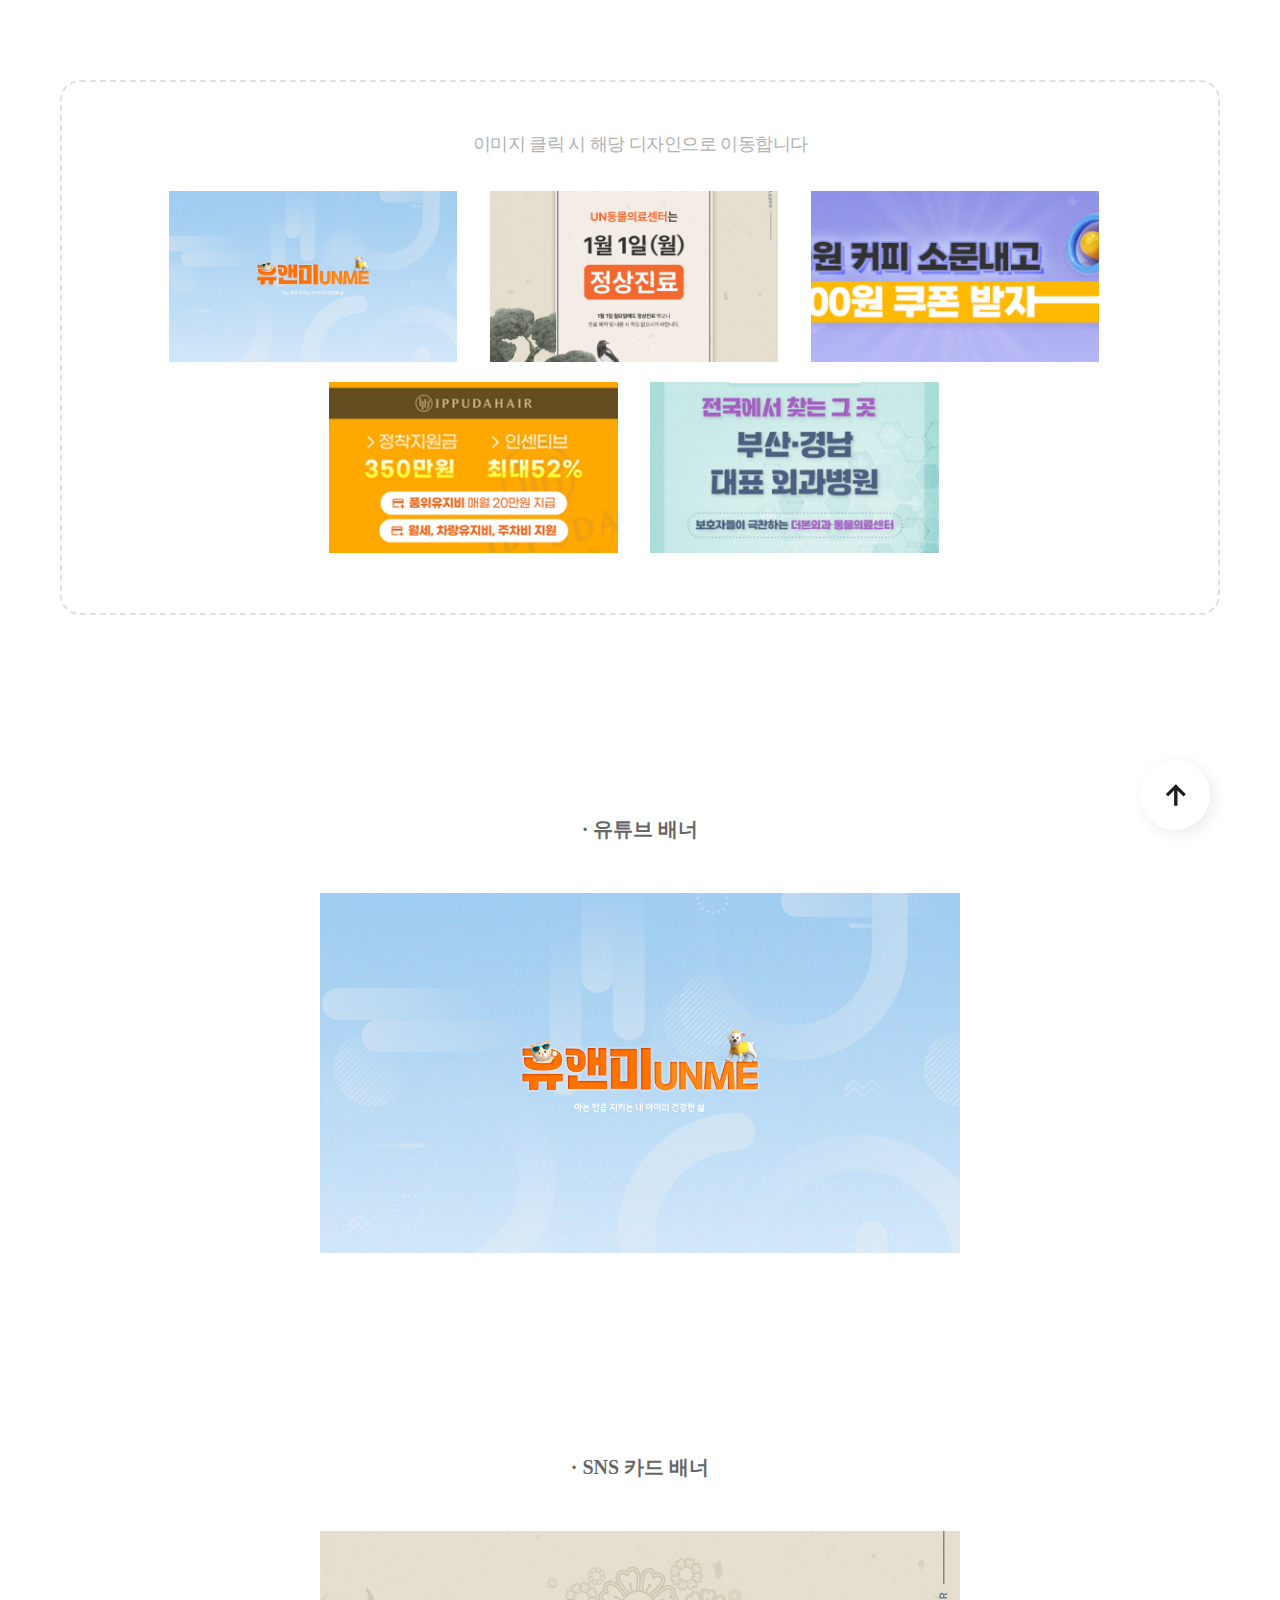
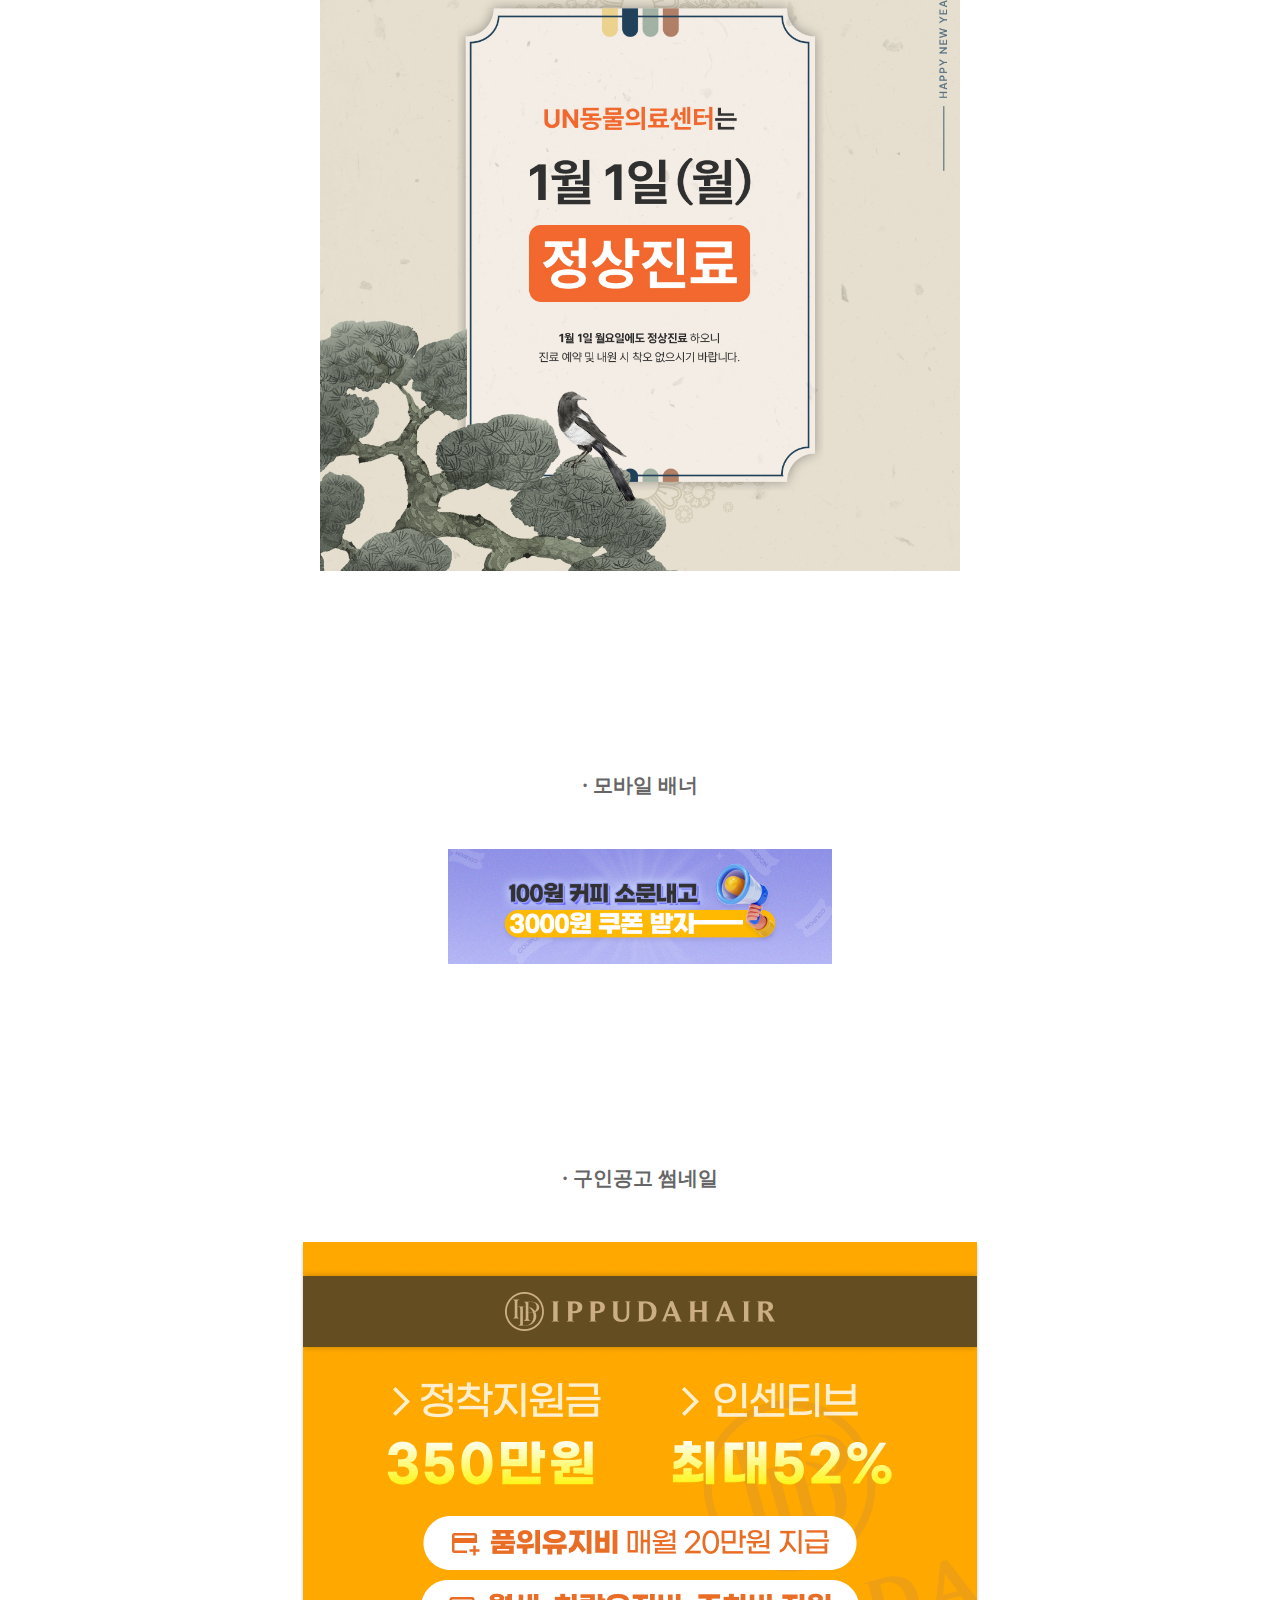
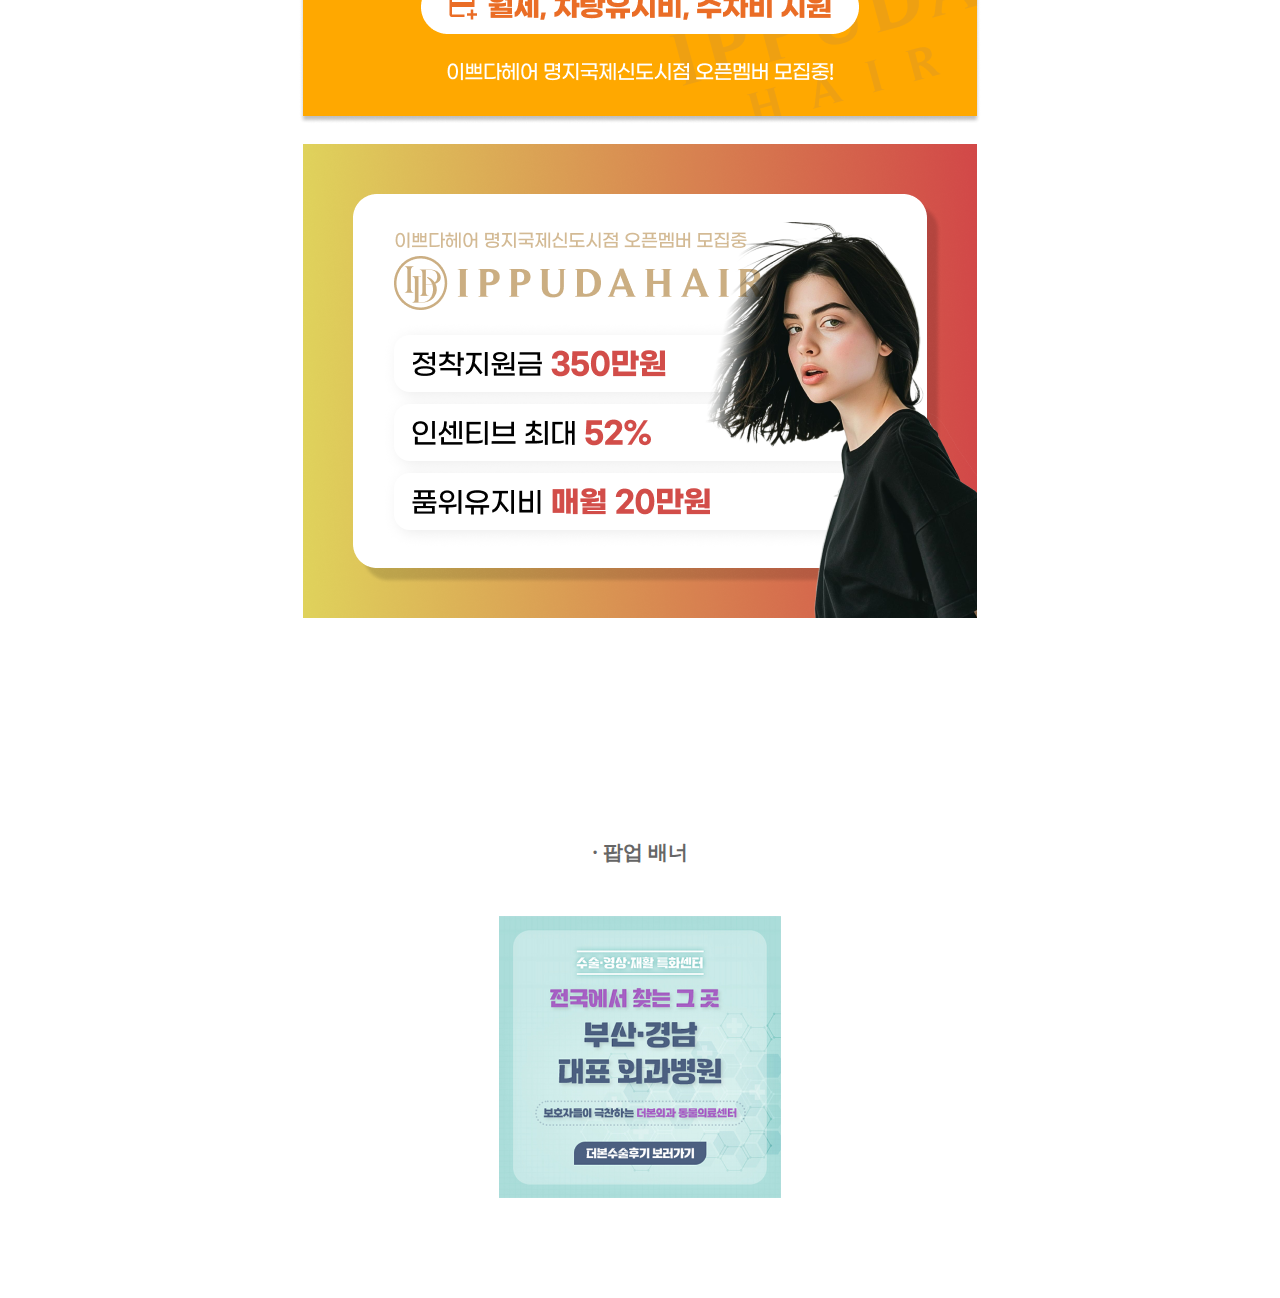
<file: artwork/banner.html>
<!DOCTYPE html>
<html lang="ko">

<head>
    <meta charset="UTF-8">
    <meta name="viewport" content="width=device-width, initial-scale=1.0">
    <title>배너</title>
    <link href="https://webfontworld.github.io/pretendard/Pretendard.css" rel="stylesheet">
    <style>
        * {
            margin: 0;
            padding: 0;
        }

        body {
            font-size: 16px;
            font-family: 'Pretendard';
            color: #3b3b3b;
            line-height: 1.4;
            padding-bottom: 100px;
        }

        img {
            display: block;
            margin: auto;
        }

        .title {
            text-align: center;
            padding: 30px 0 50px;
        }

        .title h1 {
            font-size: 60px;
            margin-bottom: 6px;
            font-weight: 700;
            letter-spacing: 3px;
            color: #2b2b2b;
        }

        .title p {
            font-size: 20px;
            color: #c4c4c4;
        }

        .preview {
            margin: auto;
            display: -moz-box;
            display: -ms-flexbox;
            display: -webkit-box;
            display: flex;
            justify-content: center;
            flex-wrap: wrap;
            background-color: #ffffff;
            padding: 50px 0;
            margin: auto 60px;
            border-radius: 20px;
            border: 2px dashed #e0e0e0;
        }

        .preview p {
            width: 100%;
            font-size: 18px;
            text-align: center;
            padding-bottom: 24px;
            letter-spacing: -0.5px;
            font-weight: 500;
            color: #b1b1b1;
        }

        .preview img {
            width: 90%;
            display: block;
            margin: 10px;
        }

        section {
            text-align: center;
            margin: auto;
        }

        section h2 {
            font-size: 20px;
            margin: 200px 0 50px;
            color: #666666;
            display: inline-block;
            font-weight: 600;
        }


        .btn {
            width: 70px;
            height: 70px;
            text-align: center;
            position: fixed;
            display: -moz-box;
            display: -ms-flexbox;
            display: -webkit-box;
            display: flex;
            align-items: center;
            justify-content: center;
            bottom: 70px;
            right: 70px;
            color: #000000;
            background-color: #fff;
            border-radius: 1000px;
            font-size: 18px;
            letter-spacing: 1px;
            font-weight: 700;
            box-shadow: 4px 4px 16px #ececec;
        }




        /* 더데이 */
        section {
            text-align: center;
        }

        section {
            margin: auto;
        }

        #sec1 img {
            width: 50%;
            margin: auto;
        }


        .img_2 {
            margin: 0 auto 100px;
        }

        .img_3 {
            margin: 100px auto;
        }

        .img_1 {
            margin: 30px auto 0px;
        }

        .img_6 {
            padding: 60px 0 60px;
        }

        .img_7 {
            margin: 0 auto;
        }

        .img_1 {
            margin: 70px auto;
        }

        .img_5 {
            margin: auto;
            display: block;
        }

        /* 더데이끝 */

        #sec2 img {
            width: 50%;
        }

        #sec3 img {
            width: 30%;
        }

        #sec4 img {
            width: 22%;
        }

        .btn {
            width: 70px;
            height: 70px;
            text-align: center;
            position: fixed;
            display: -moz-box;
            display: -ms-flexbox;
            display: -webkit-box;
            display: flex;
            align-items: center;
            justify-content: center;
            bottom: 70px;
            right: 70px;
            color: #000000;
            background-color: #fff;
            border-radius: 1000px;
            font-size: 18px;
            letter-spacing: 1px;
            font-weight: 700;
            box-shadow: 4px 4px 16px #ececec;
        }


        #sec5 img {

            margin-bottom: 20px;
        }

        @media(max-width:1200px) {
            #sec1 img {
                width: 90%;
            }

            #sec2 img {
                width: 90%;
            }

            #sec3 img {
                width: 90%;
            }

            #sec4 img {
                width: 60%;
            }

            #sec5 img {
                width: 90%;
            }

            .preview {
                margin: auto 40px;
                border-radius: 26px;
            }

        }


        @media(max-width:800px) {

            #sec4 img {
                width: 90%;
            }

            .btn {
                width: 60px;
                height: 60px;
                bottom: 30px;
                right: 30px;
            }

            .btn img {
                width: 60%;
            }

        }
    </style>
</head>

<body>
    <div class="title">
    </div>
    <div class="preview">
        <p>이미지 클릭 시 해당 디자인으로 이동합니다</p>
        <a href="#sec1"><img src="./images/banner_1.png" alt="유튜브배너"></a>
        <a href="#sec2"><img src="./images/banner_2.png" alt="SNS카드"></a>
        <a href="#sec3"><img src="./images/banner_3.png" alt="커피"></a>
        <a href="#sec5"><img src="./images/banner_5.png" alt="구인공고썸네일"></a>
        <a href="#sec4"><img src="./images/banner_4.png" alt="팝업배너"></a>


    </div>

    <section id="sec1">
        <h2>· 유튜브 배너</h2>
        <img src="./images/s3.jpg" alt="유튜브배너">
    </section>

    <section id="sec2">
        <h2>· SNS 카드 배너</h2>
        <img src="./images/s6.jpg" alt="UN">
    </section>

    <section id="sec3">
        <h2>· 모바일 배너</h2>
        <img src="./images/s4.jpg" alt="커피">
    </section>

    <section id="sec5">
        <h2>· 구인공고 썸네일</h2>
        <img src="./images/s9.png" alt="이쁘다헤어">
        <img src="./images/s10.png" alt="이쁘다헤어">
    </section>

    <section id="sec4">
        <h2>· 팝업 배너</h2>
        <img src="./images/s7.jpg" alt="팝업배너">
    </section>

    <a href="#" class="btn"><img src="./images/top.png" alt="탑버튼"></a>
</body>

</html>
</file>
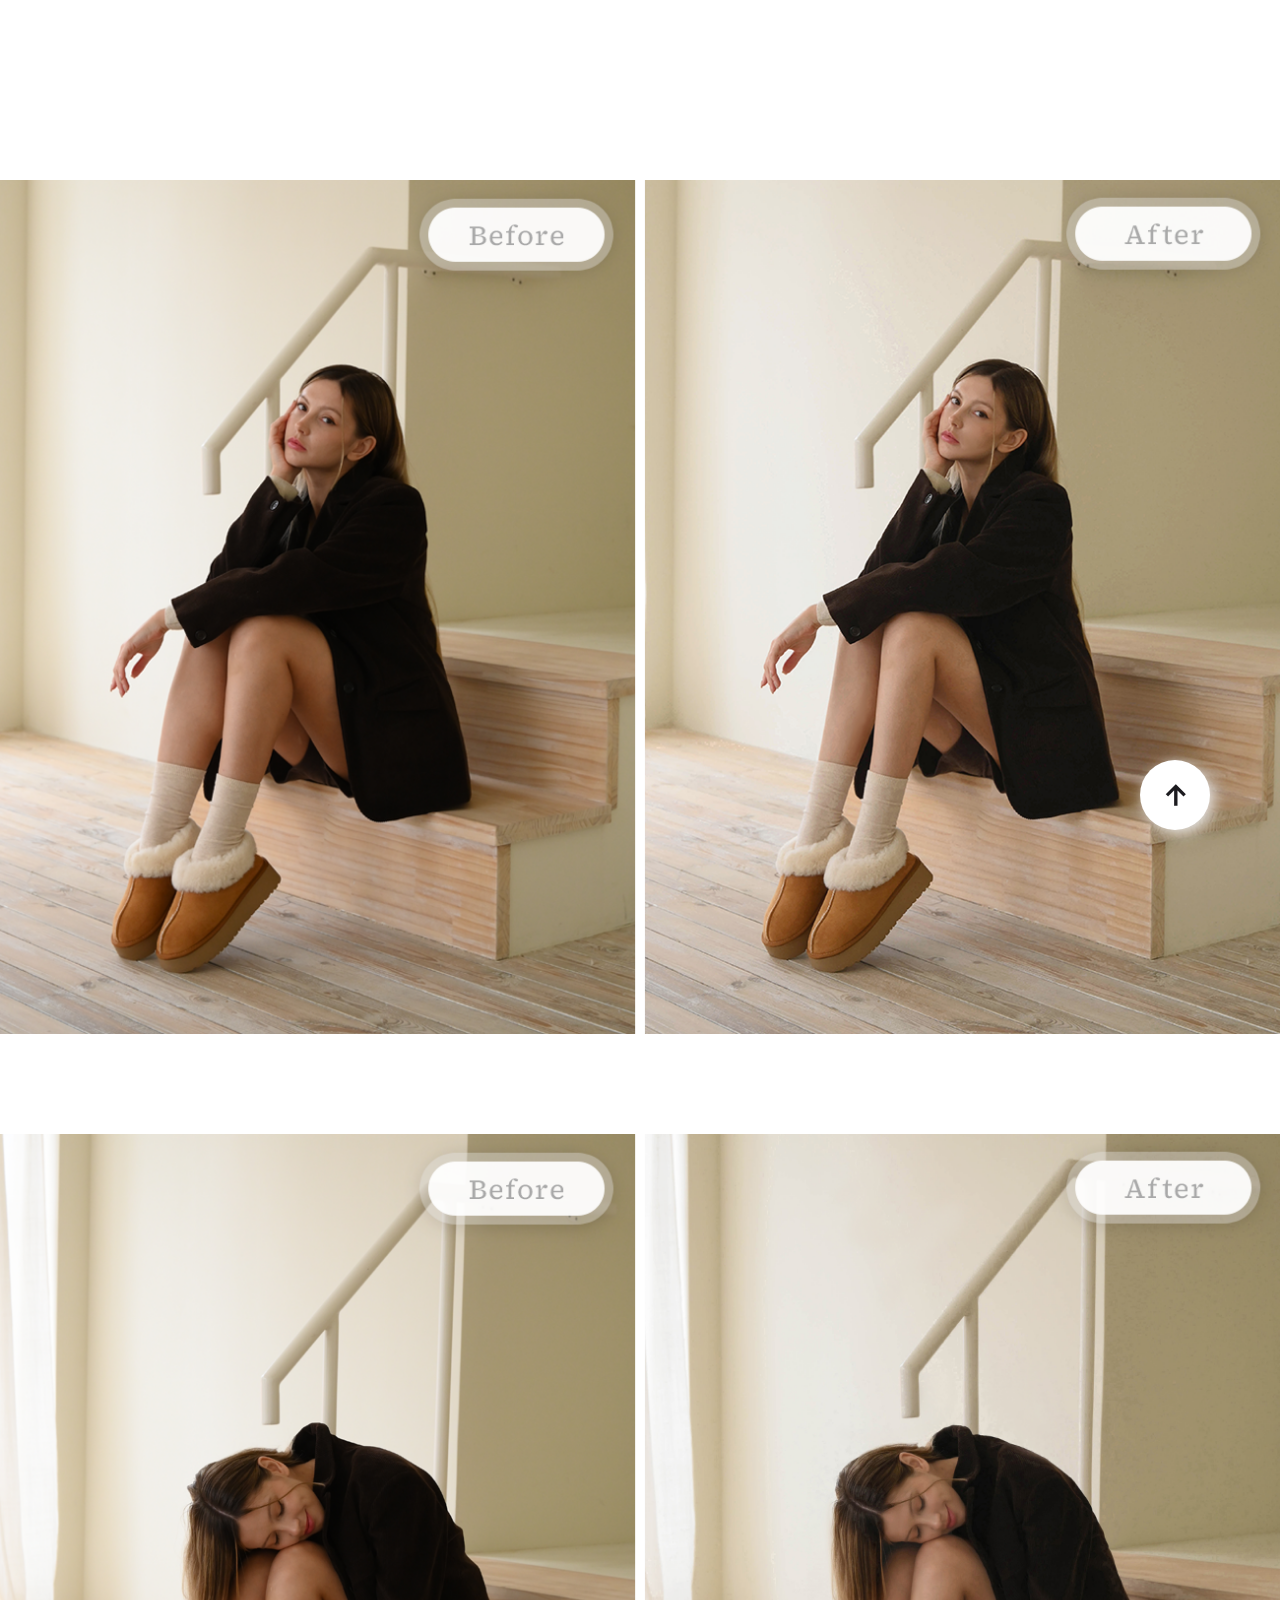
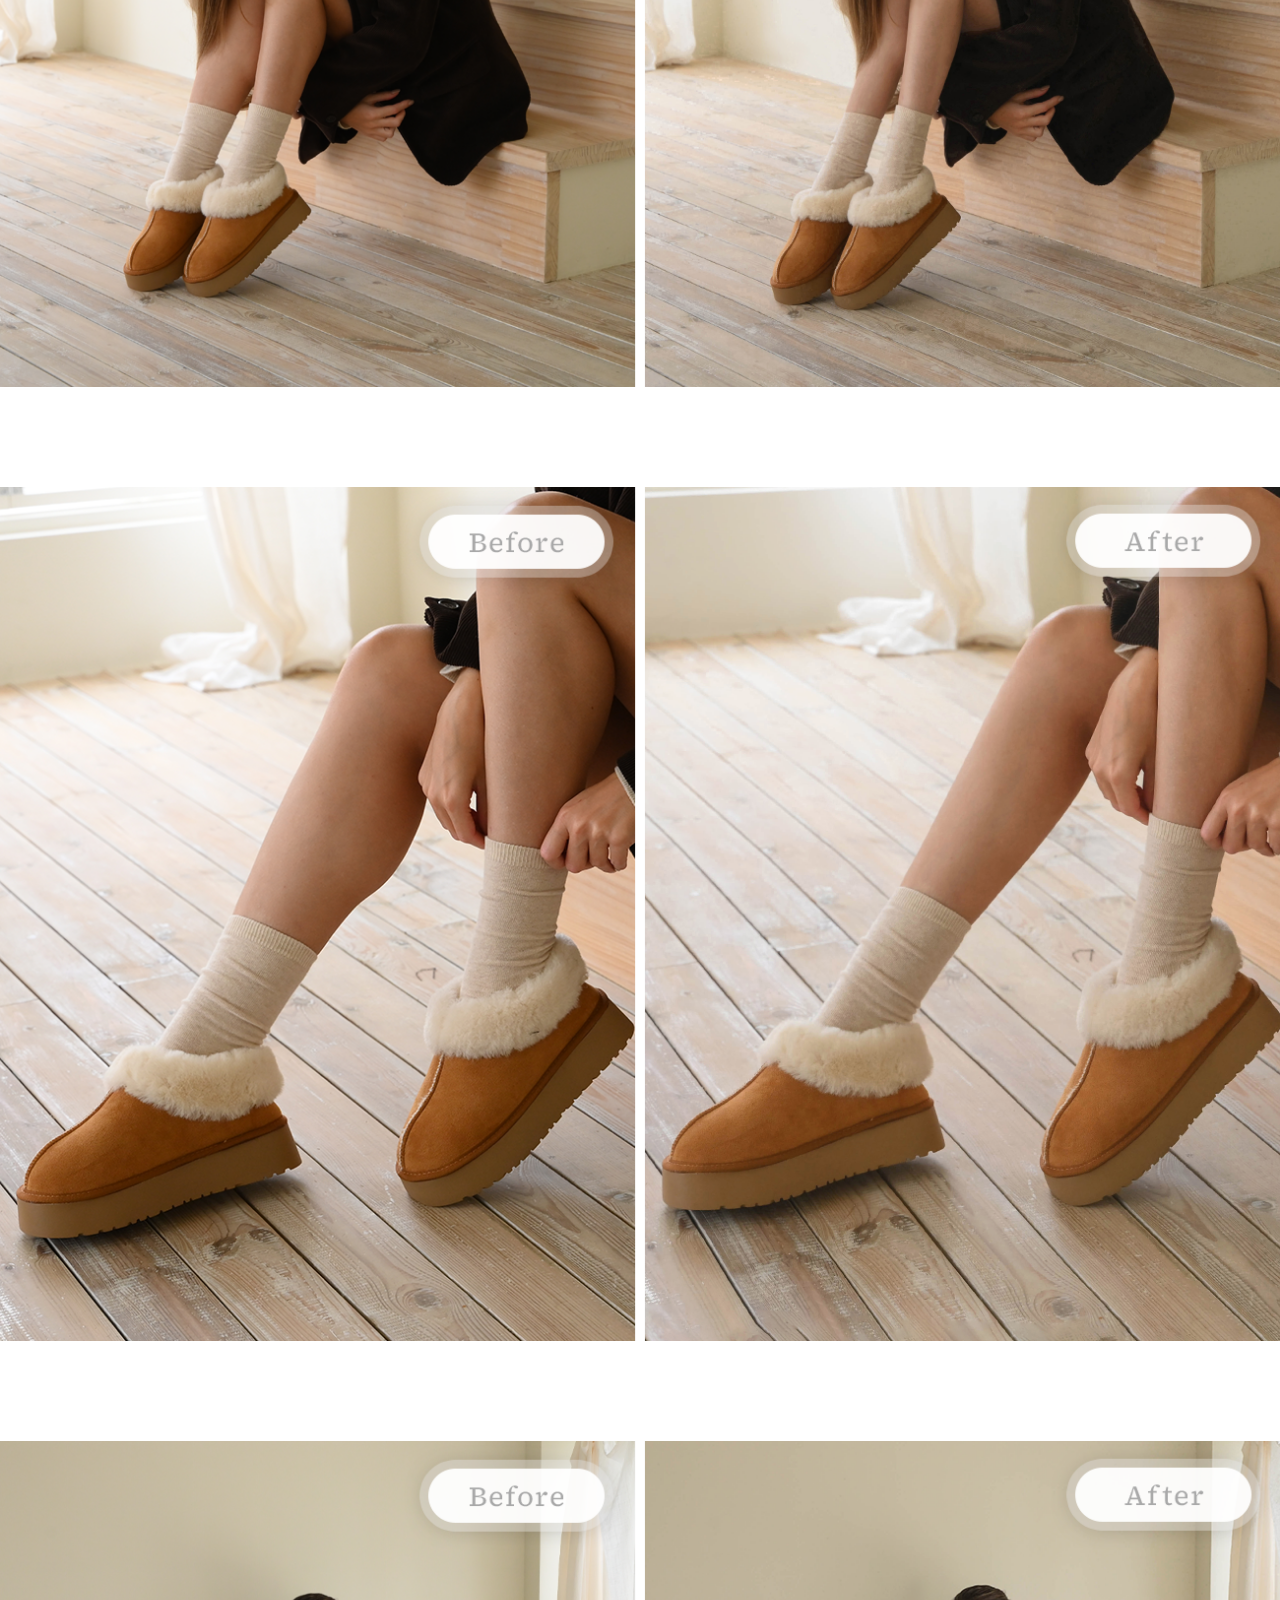
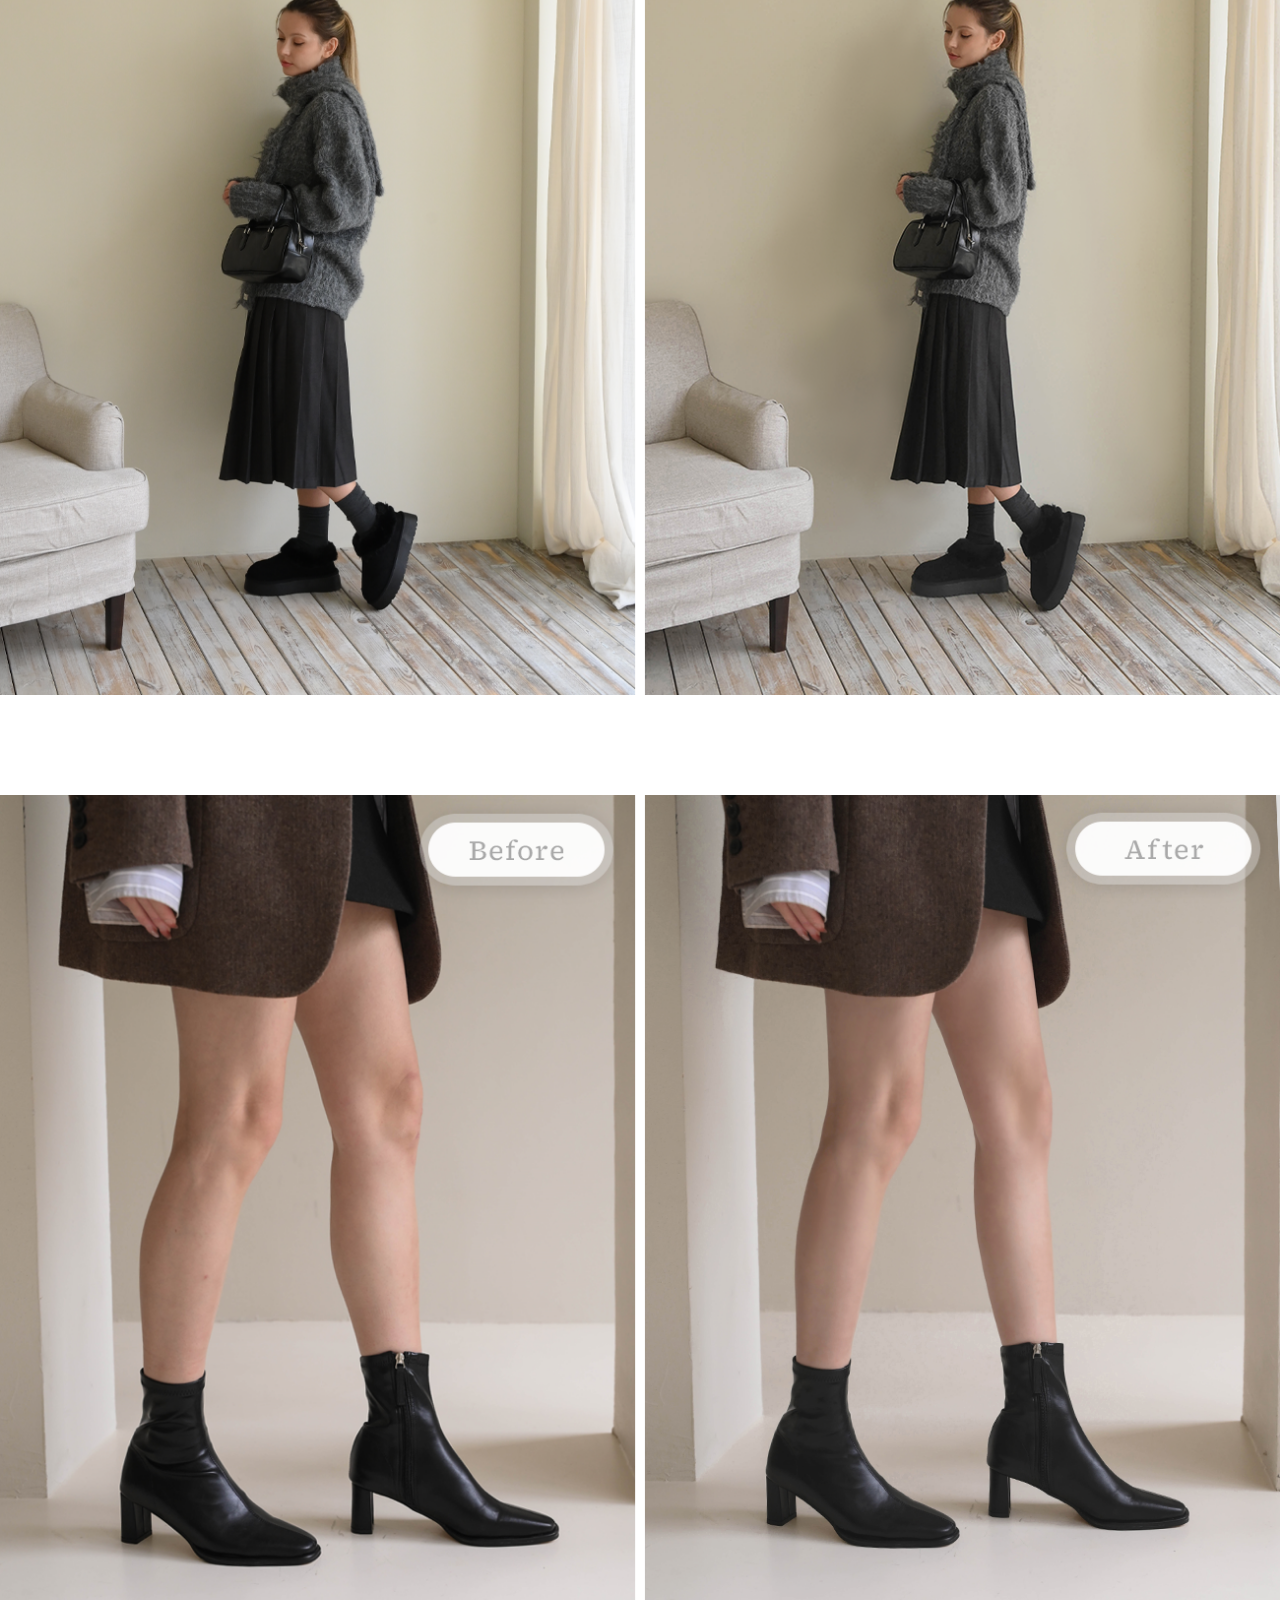
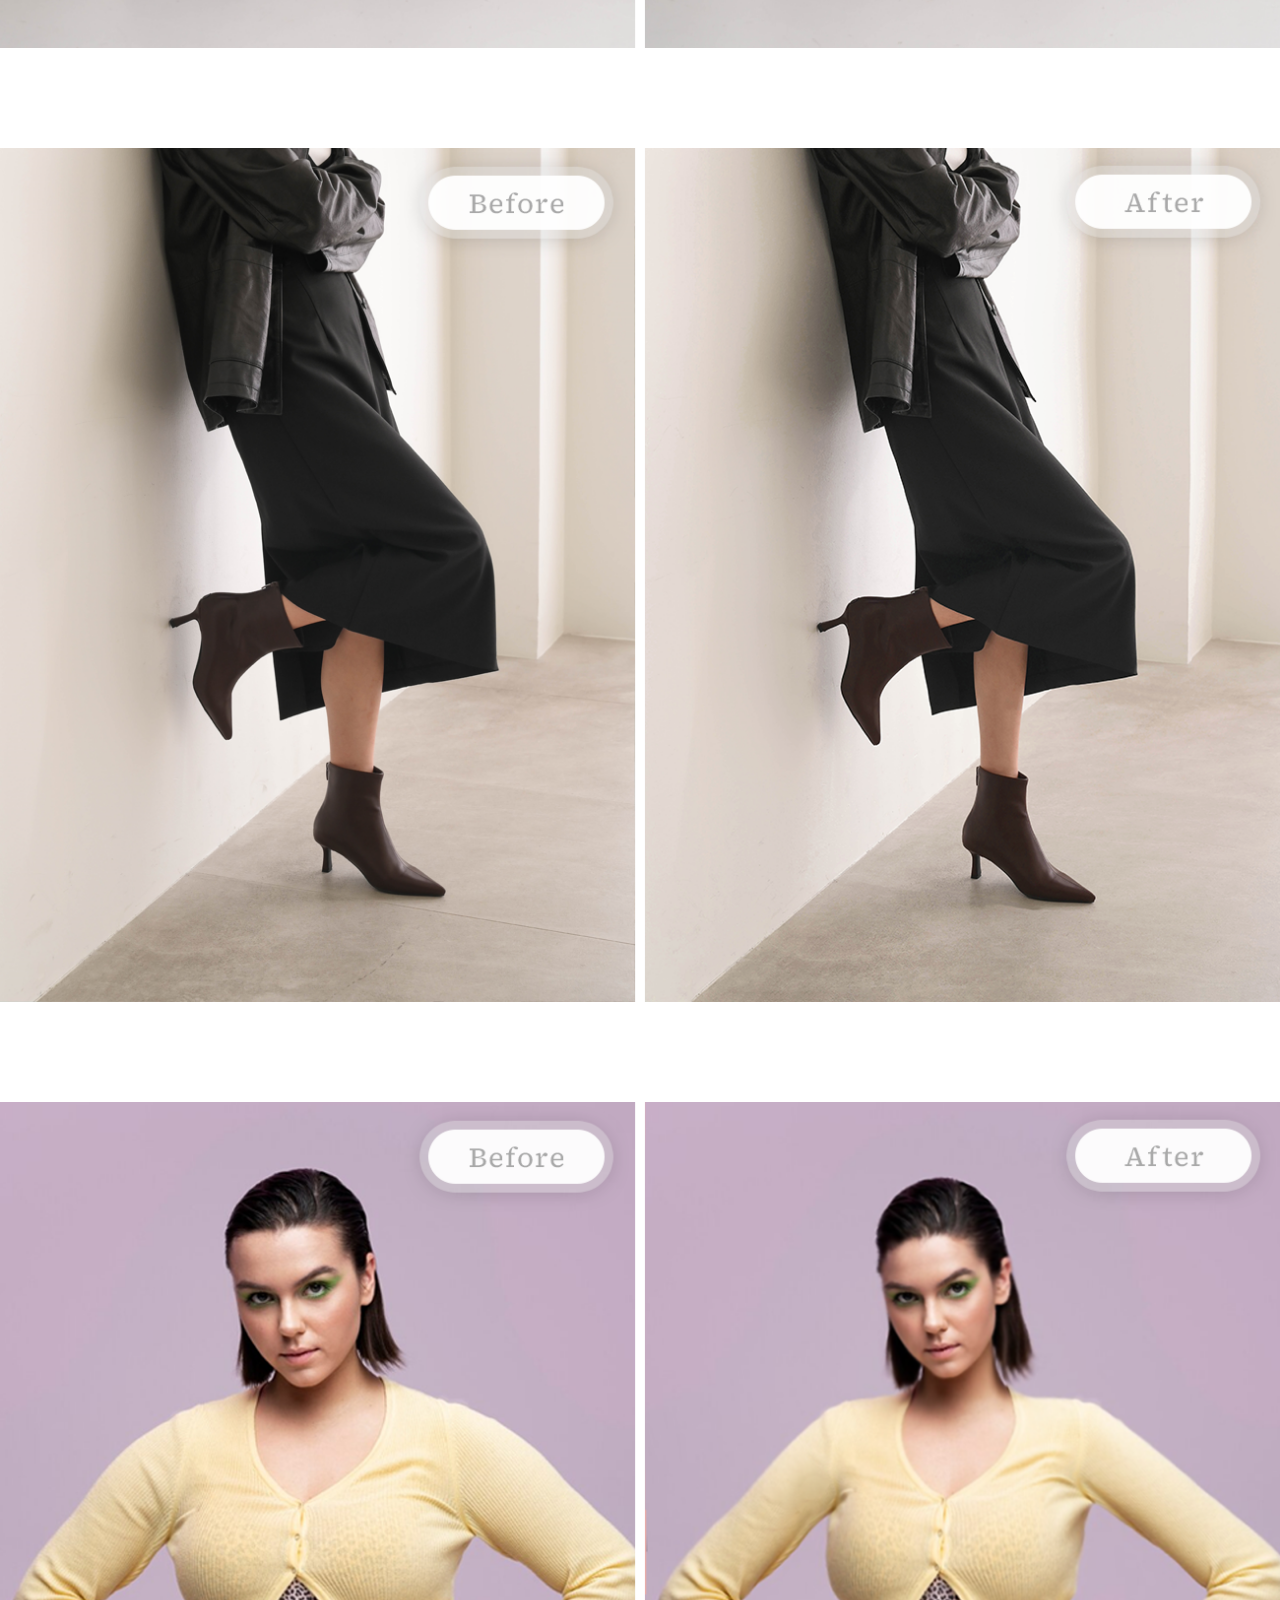
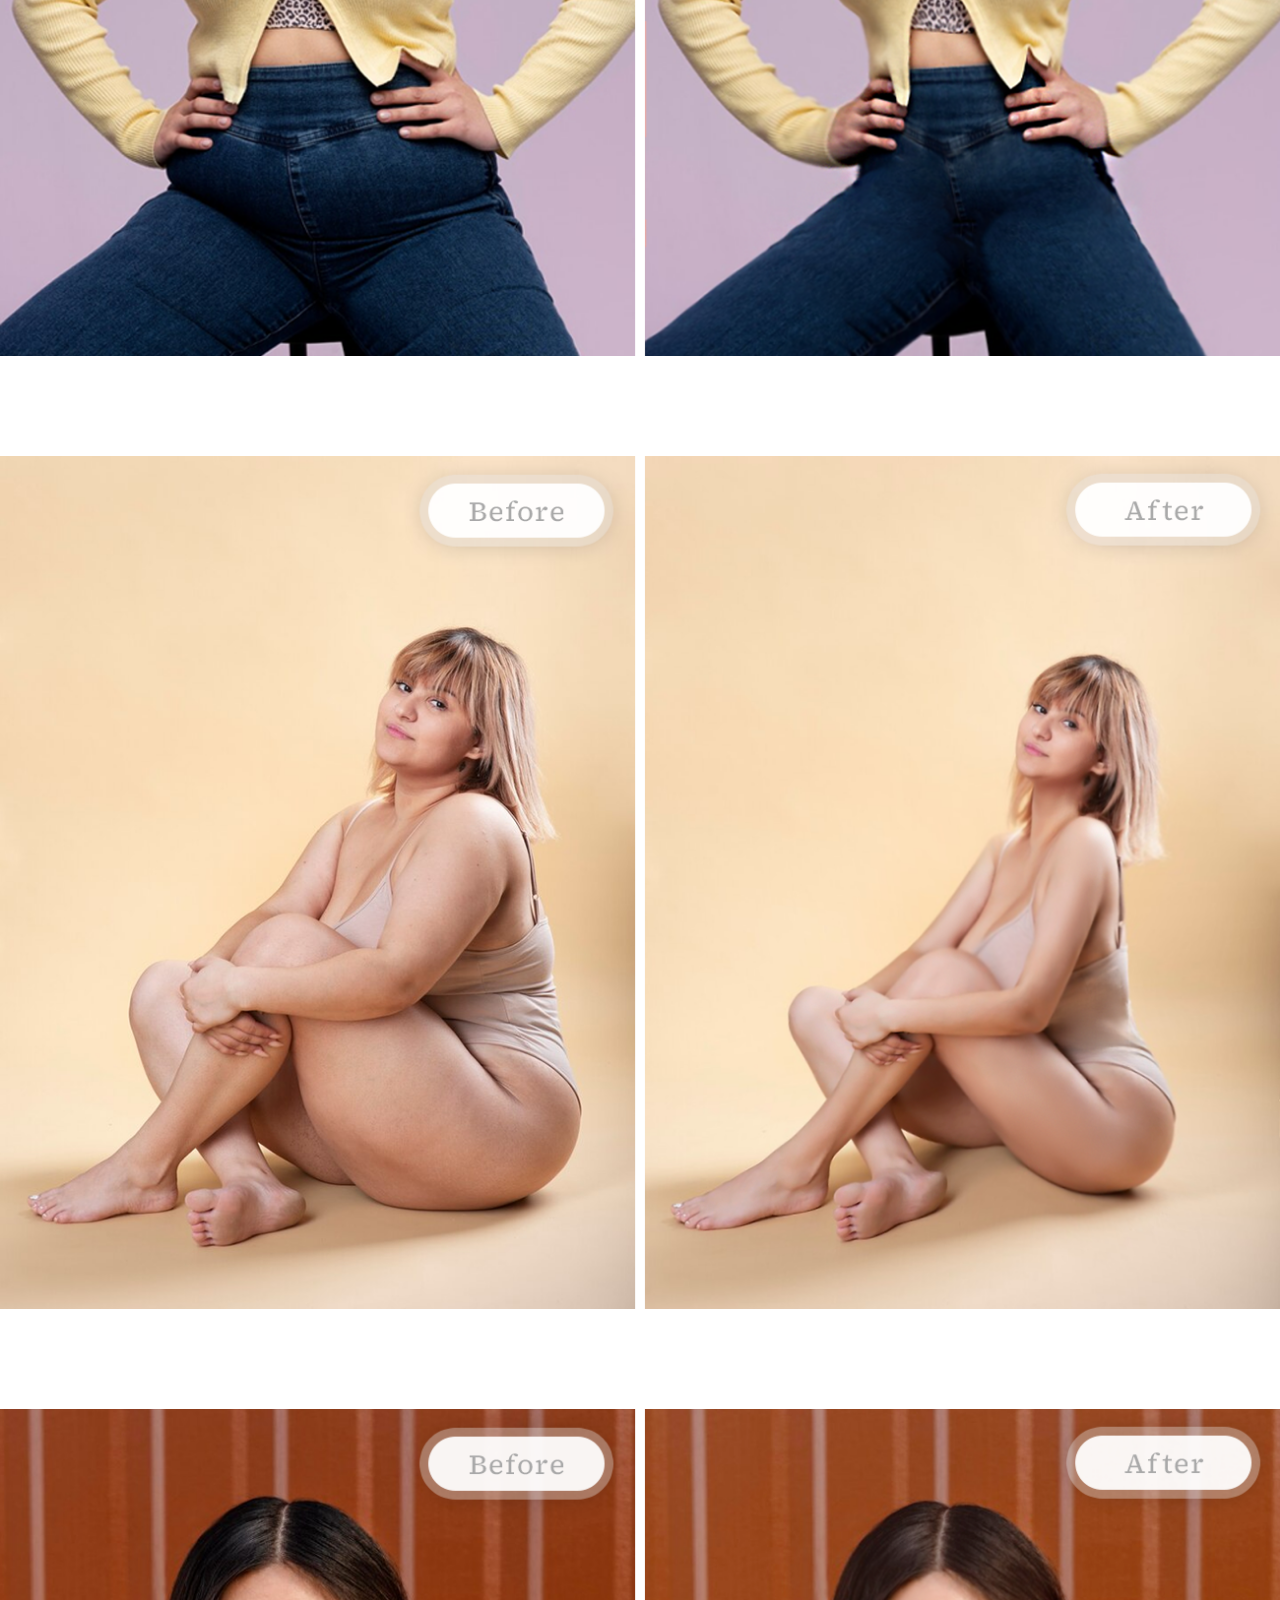
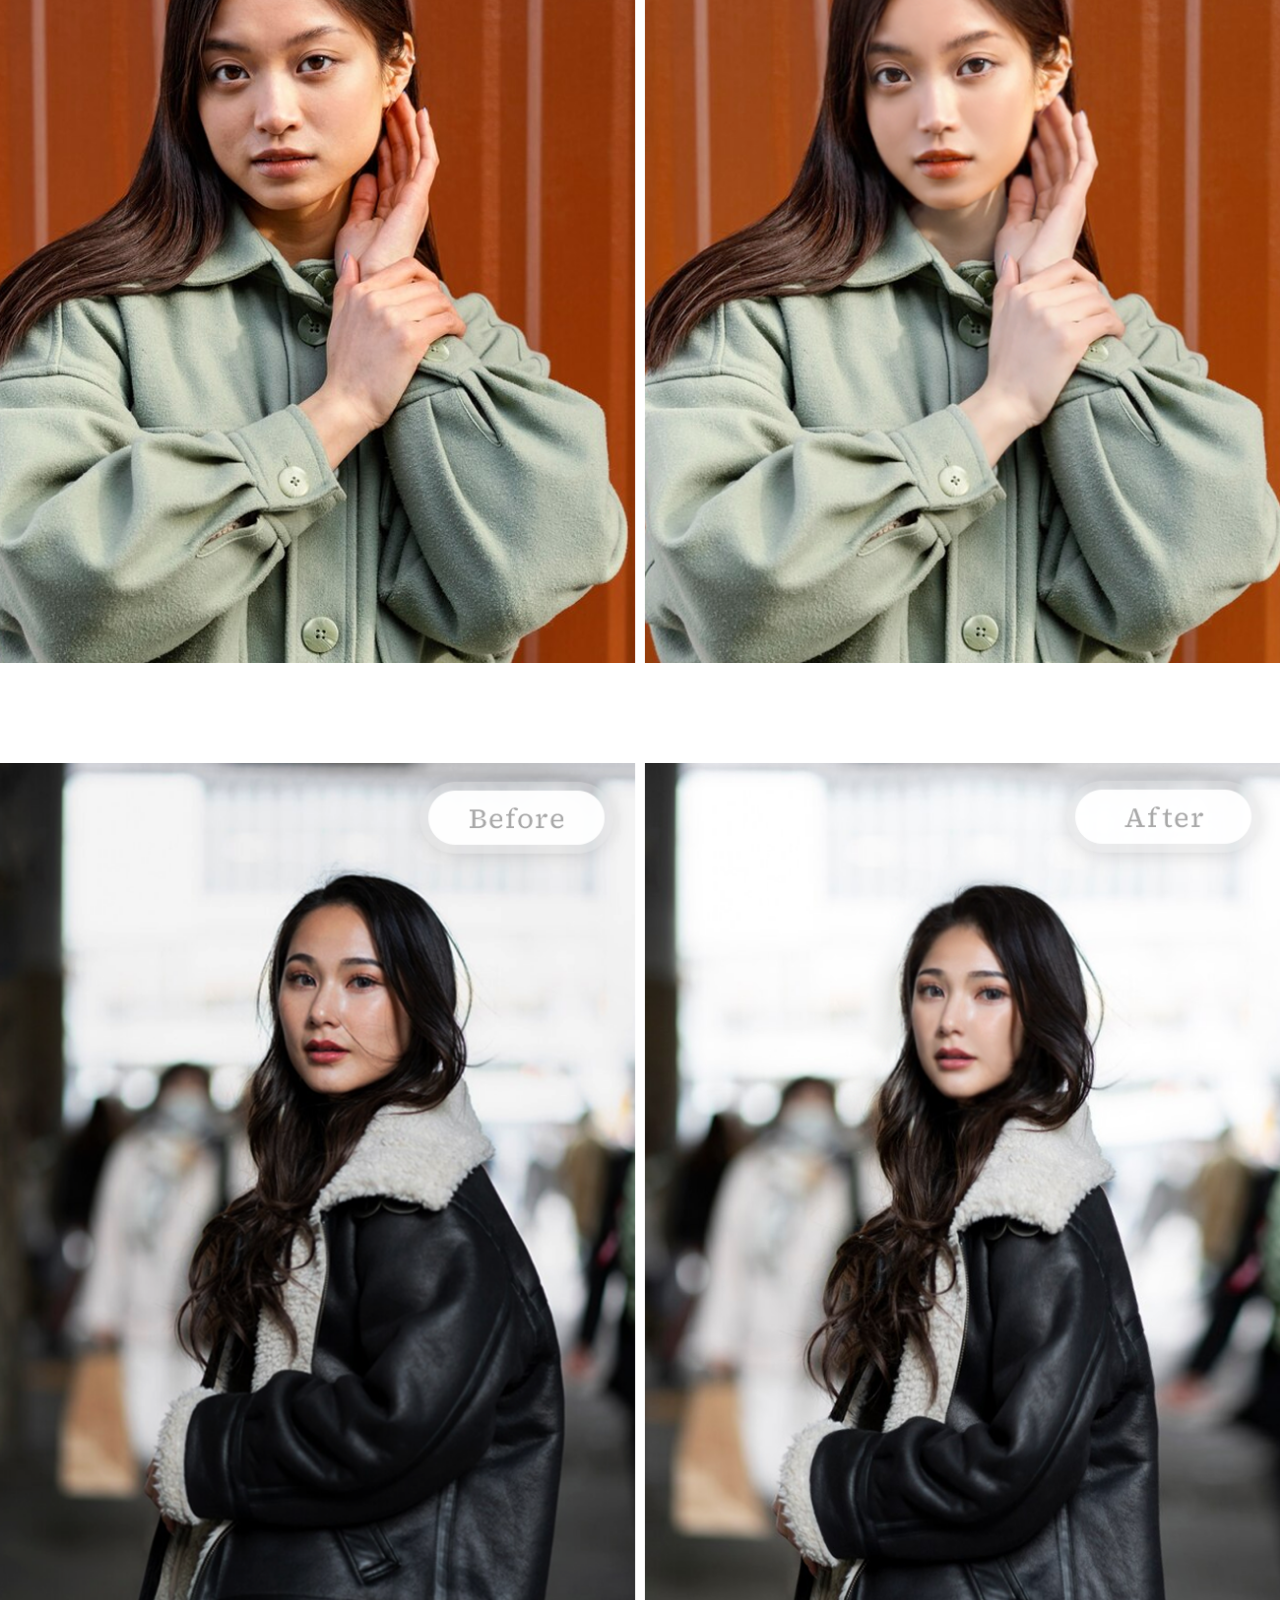
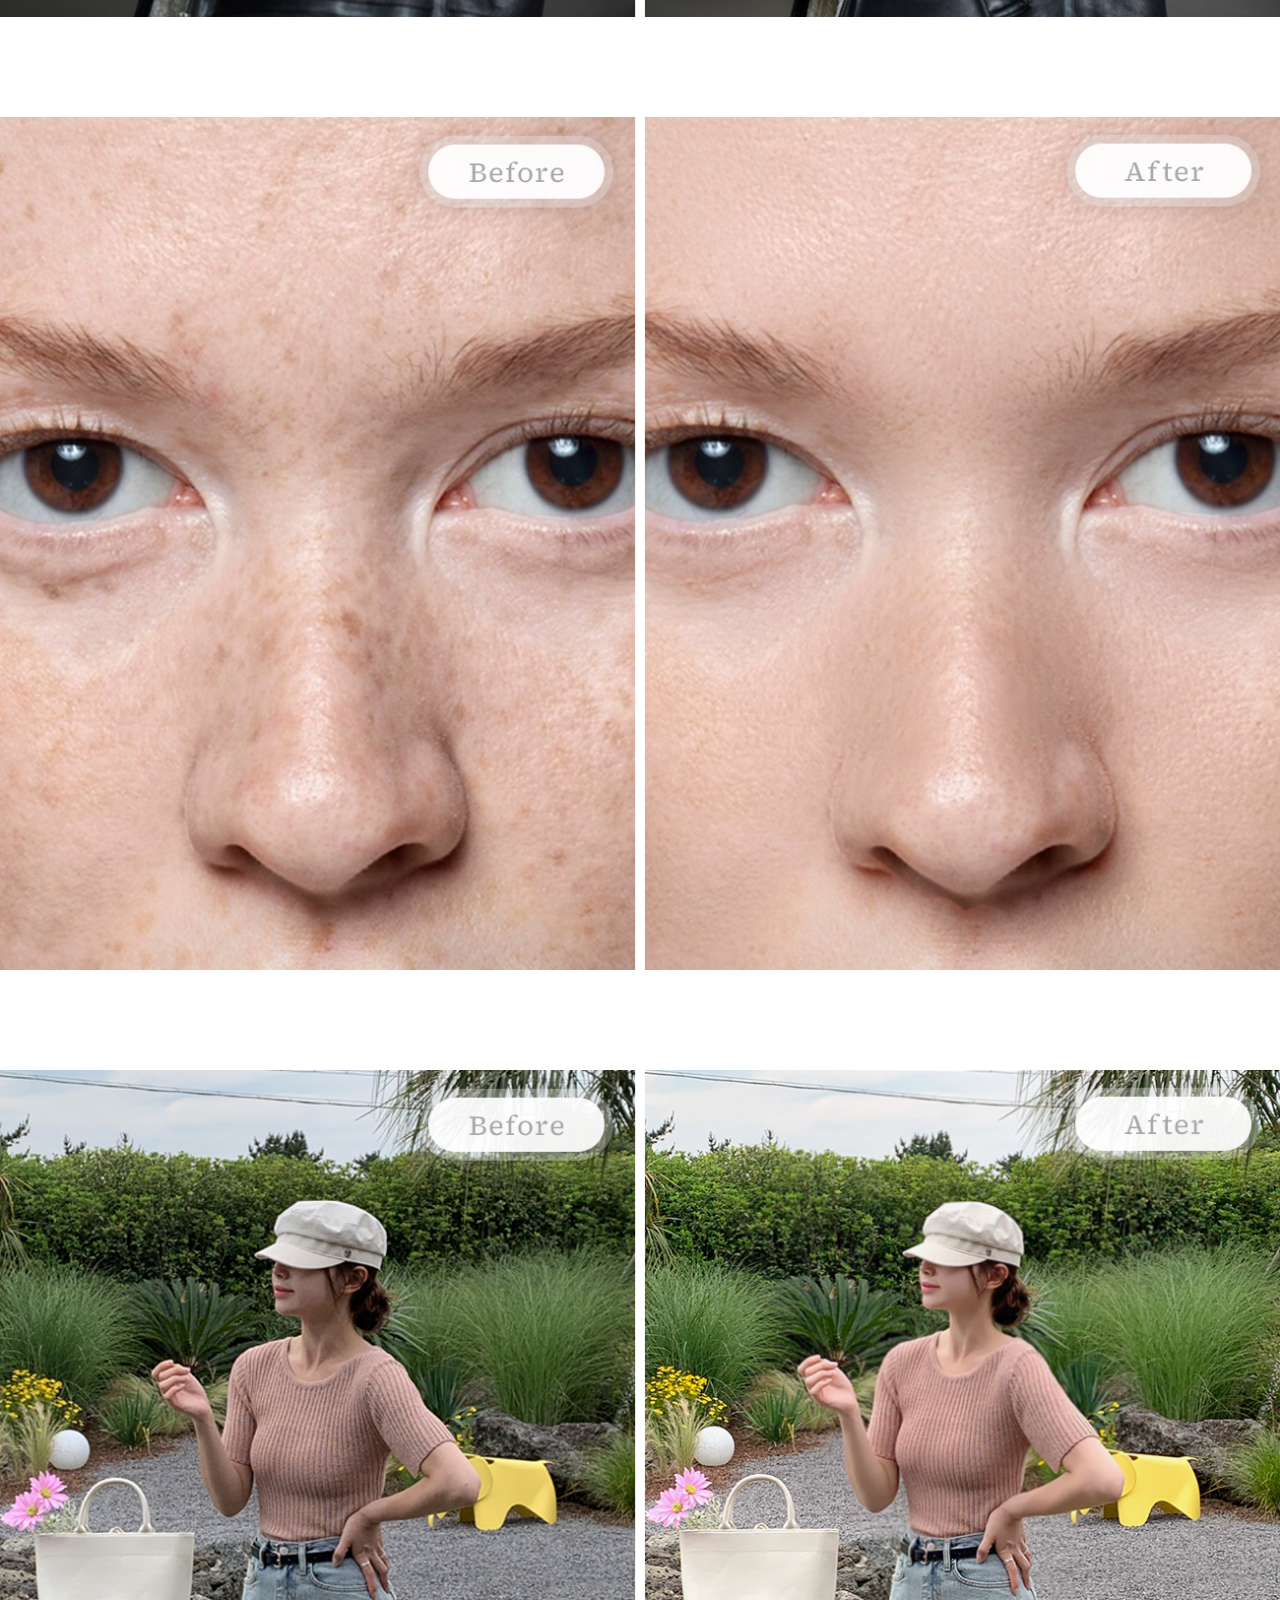
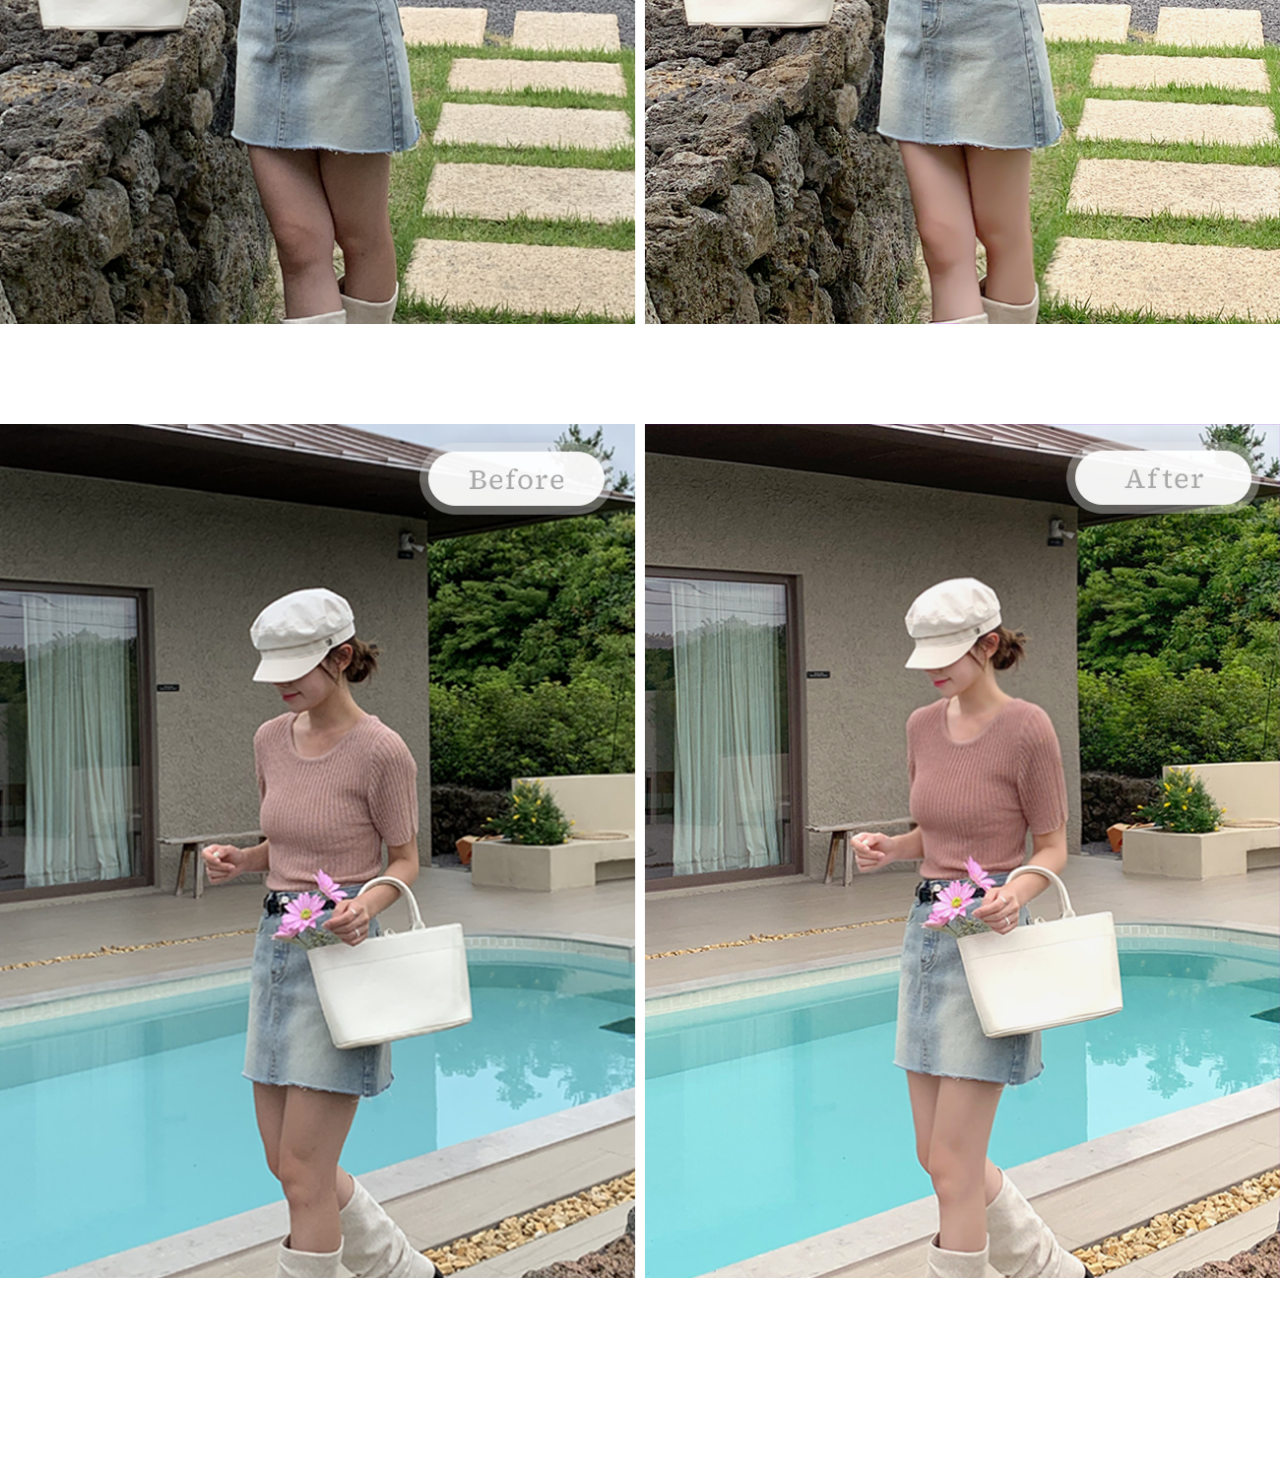
<file: artwork/picture.html>
<!DOCTYPE html>
<html lang="ko">

<head>
    <meta charset="UTF-8">
    <meta name="viewport" content="width=device-width, initial-scale=1.0">
    <title>인물보정</title>
    <link href="https://webfontworld.github.io/pretendard/Pretendard.css" rel="stylesheet">
    <style>
        * {
            margin: 0;
            padding: 0;
        }

        body {
            font-size: 16px;
            font-family: 'Pretendard';
            color: #3b3b3b;
            line-height: 1.4;
            padding-bottom: 100px;
        }

        img {
            display: block;
            margin: auto;
        }

        .title {
            text-align: center;
            padding: 30px 0 50px;
        }

        .title h1 {
            font-size: 60px;
            margin-bottom: 6px;
            font-weight: 700;
            letter-spacing: 3px;
            color: #2b2b2b;
        }

        .title p {
            font-size: 20px;
            color: #c4c4c4;
        }

        .preview {
            margin: auto;
            display: -moz-box;
            display: -ms-flexbox;
            display: -webkit-box;
            display: flex;
            justify-content: center;
            flex-wrap: wrap;
            background-color: #ffffff;
            padding: 50px 0;
            margin: auto 60px;
            border-radius: 20px;
            border: 2px dashed #e0e0e0;
        }

        .preview p {
            width: 100%;
            font-size: 18px;
            text-align: center;
            padding-top: 30px;
            letter-spacing: -0.5px;
            font-weight: 500;
            color: #b1b1b1;
        }

        .preview img {
            width: 90%;
            display: block;
            margin: 10px;
        }

        /* 더데이 */
        section {
            text-align: center;
        }

        section {
            margin: auto;
        }

        #sec1 img {
            width: 50%;
            margin: 100px auto;
        }



        #sec1 img {
            width: 60%;
        }

        @media(max-width:1300px) {
            #sec1 img {
                width: 100%;
            }

            .title h1 {
                font-size: 40px;
            }

        }



        .btn {
            width: 70px;
            height: 70px;
            text-align: center;
            position: fixed;
            display: -moz-box;
            display: -ms-flexbox;
            display: -webkit-box;
            display: flex;
            align-items: center;
            justify-content: center;
            bottom: 70px;
            right: 70px;
            color: #000000;
            background-color: #fff;
            border-radius: 1000px;
            font-size: 18px;
            letter-spacing: 1px;
            font-weight: 700;
            box-shadow: 4px 4px 16px #ececec;
        }


        @media(max-width:800px) {

            .btn {
                width: 60px;
                height: 60px;
                bottom: 30px;
                right: 30px;
            }

            .btn img {
                width: 60%;
            }

            .title {
                padding: 0;
            }

        }
    </style>
</head>

<body>
    <div class="title">
    </div>

    <section id="sec1">
        <img src="./images/img11.png" alt="이미지보정">
    </section>

    <section id="sec1">
        <img src="./images/img8.png" alt="이미지보정">
    </section>

    <section id="sec1">
        <img src="./images/img10.png" alt="이미지보정">
    </section>


    <section id="sec1">
        <img src="./images/img12.png" alt="이미지보정">
    </section>

    <!-- <section id="sec1">
        <img src="./images/img13.png" alt="이미지보정">
    </section> -->

    <section id="sec1">
        <img src="./images/img14.png" alt="이미지보정">
    </section>

    <section id="sec1">
        <img src="./images/img7.png" alt="이미지보정">
    </section>

    <section id="sec1">
        <img src="./images/img16.png" alt="이미지보정">
    </section>

    <section id="sec1">
        <img src="./images/img20.png" alt="이미지보정">
    </section>

    <section id="sec1">
        <img src="./images/img17.png" alt="이미지보정">
    </section>

    <section id="sec1">
        <img src="./images/img19.png" alt="이미지보정">
    </section>

    <section id="sec1">
        <img src="./images/img18.png" alt="이미지보정">
    </section>

    <section id="sec1">
        <img src="./images/img3.png" alt="이미지보정">
    </section>


    <section id="sec1">
        <img src="./images/img1.png" alt="이미지보정">
    </section>

    <!-- <section id="sec1">
        <img src="./images/img6.png" alt="이미지보정">
    </section> -->

    <a href="#" class="btn"><img src="./images/top.png" alt="탑버튼"></a>
</body>

</html>
</file>
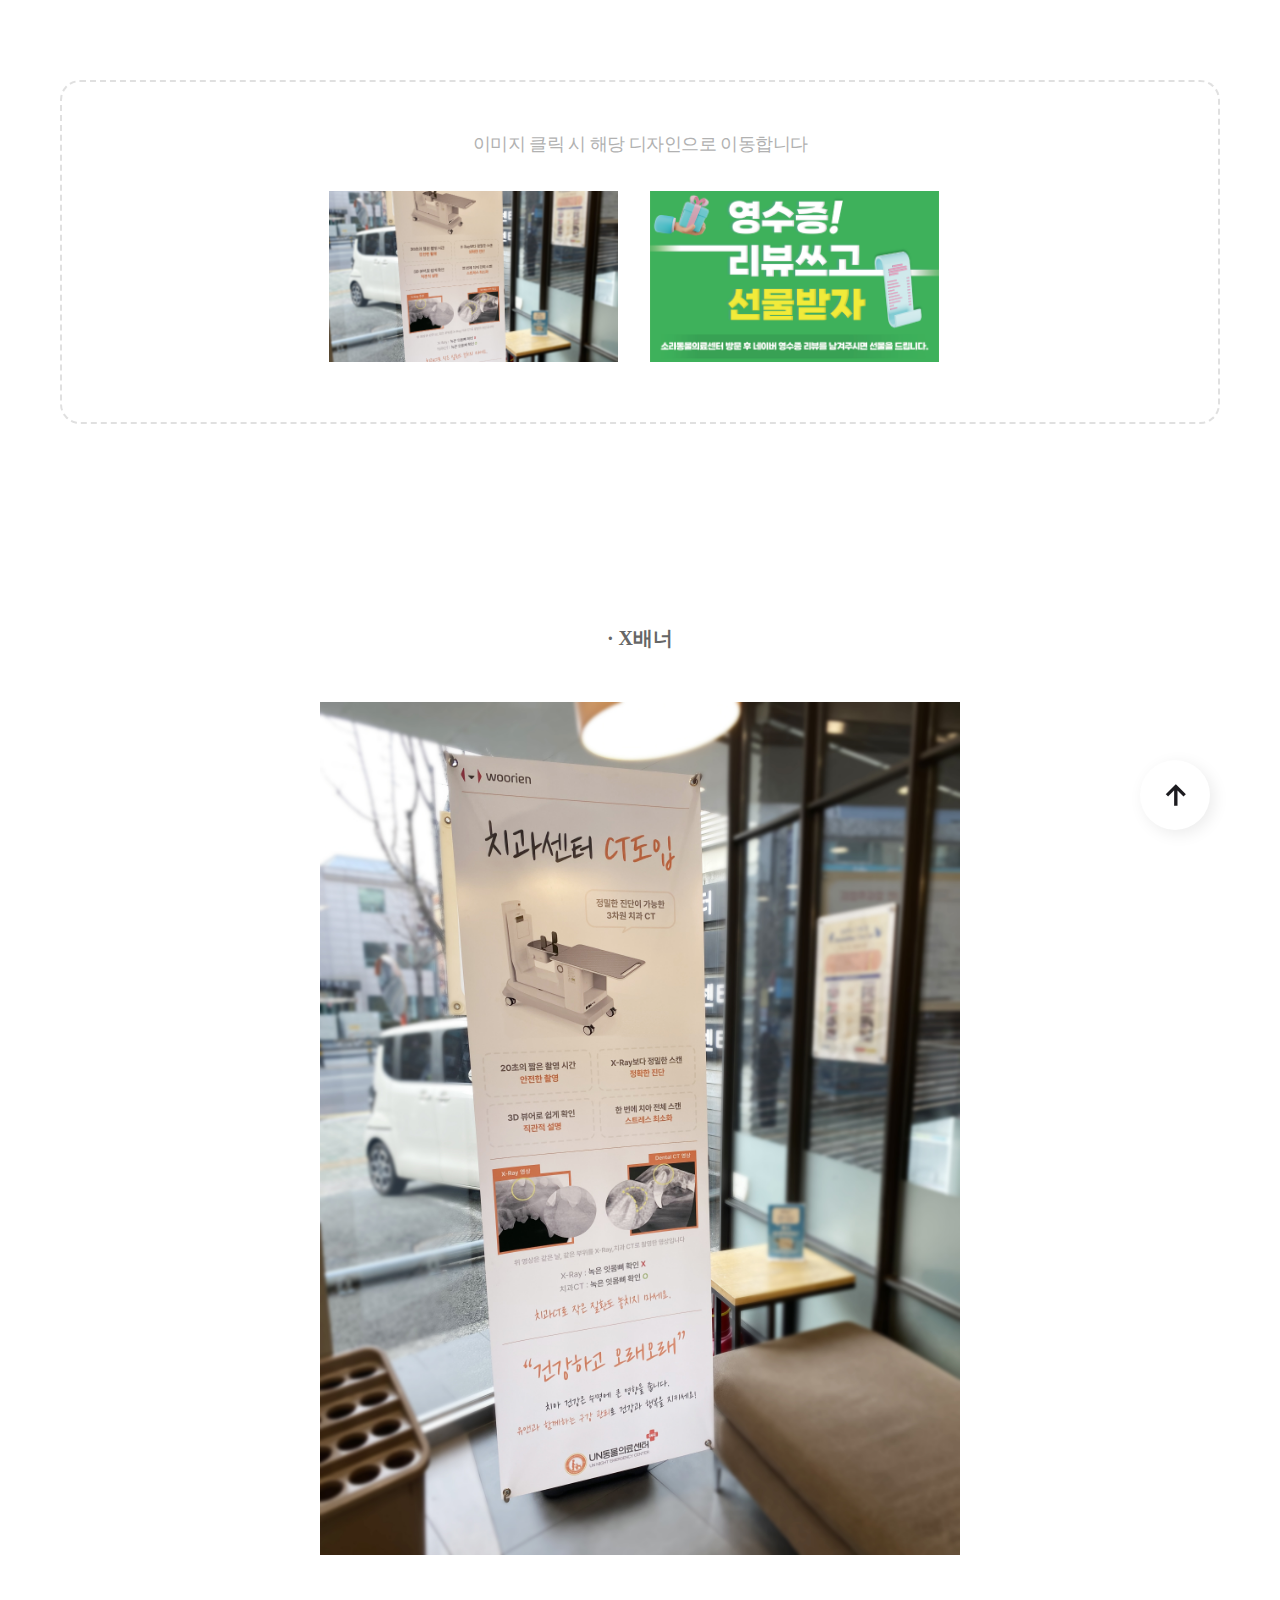
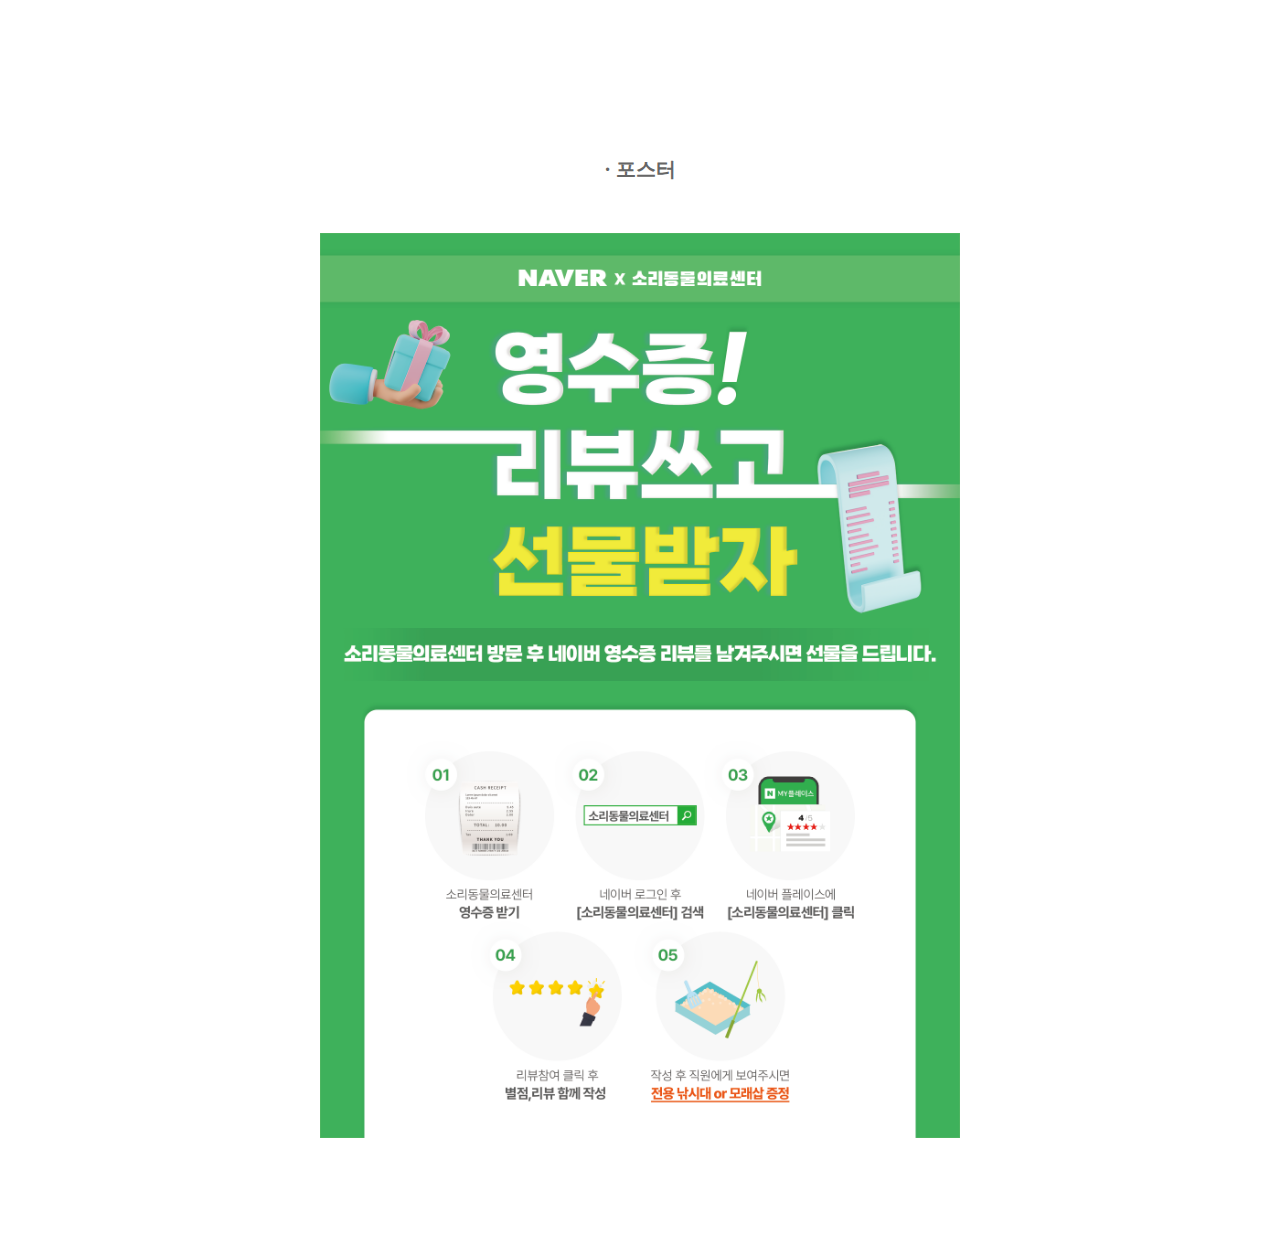
<file: artwork/print.html>
<!DOCTYPE html>
<html lang="ko">

<head>
    <meta charset="UTF-8">
    <meta name="viewport" content="width=device-width, initial-scale=1.0">
    <title>인쇄물</title>
    <link href="https://webfontworld.github.io/pretendard/Pretendard.css" rel="stylesheet">
    <style>
        * {
            margin: 0;
            padding: 0;
        }

        body {
            font-size: 16px;
            font-family: 'Pretendard';
            color: #3b3b3b;
            line-height: 1.4;
            padding-bottom: 100px;
        }

        img {
            display: block;
            margin: auto;
        }

        .title {
            text-align: center;
            padding: 30px 0 50px;
        }

        .title h1 {
            font-size: 60px;
            margin-bottom: 6px;
            font-weight: 700;
            letter-spacing: 3px;
            color: #2b2b2b;
        }

        .title p {
            font-size: 20px;
            color: #c4c4c4;
        }

        .preview {
            margin: auto;
            display: -moz-box;
            display: -ms-flexbox;
            display: -webkit-box;
            display: flex;
            justify-content: center;
            flex-wrap: wrap;
            background-color: #ffffff;
            padding: 50px 0;
            margin: auto 60px;
            border-radius: 20px;
            border: 2px dashed #e0e0e0;
        }

        .preview p {
            width: 100%;
            font-size: 18px;
            text-align: center;
            padding-bottom: 24px;
            letter-spacing: -0.5px;
            font-weight: 500;
            color: #b1b1b1;
        }

        .preview img {
            width: 90%;
            display: block;
            margin: 10px;
        }

        section {
            text-align: center;
            margin: auto;
        }

        section h2 {
            font-size: 20px;
            margin: 200px 0 50px;
            color: #666666;
            display: inline-block;
            font-weight: 600;
        }


        .btn {
            width: 70px;
            height: 70px;
            text-align: center;
            position: fixed;
            display: -moz-box;
            display: -ms-flexbox;
            display: -webkit-box;
            display: flex;
            align-items: center;
            justify-content: center;
            bottom: 70px;
            right: 70px;
            color: #000000;
            background-color: #fff;
            border-radius: 1000px;
            font-size: 18px;
            letter-spacing: 1px;
            font-weight: 700;
            box-shadow: 4px 4px 16px #ececec;
        }


        /* 더데이 */
        section {
            text-align: center;
        }

        section {
            margin: auto;
        }

        #sec1 img {
            width: 50%;
            margin: auto;
        }

        .img_2 {
            margin: 0 auto 100px;
        }

        .img_3 {
            margin: 100px auto;
        }

        .img_1 {
            margin: 30px auto 0px;
        }

        .img_6 {
            padding: 60px 0 60px;
        }

        .img_7 {
            margin: 0 auto;
        }

        .img_1 {
            margin: 70px auto;
        }

        .img_5 {
            margin: auto;
            display: block;
        }

        /* 더데이끝 */

        #sec2 img {
            width: 50%;
        }

        #sec3 img {
            width: 30%;
        }

        #sec4 img {
            width: 22%;
        }

        .btn {
            width: 70px;
            height: 70px;
            text-align: center;
            position: fixed;
            display: -moz-box;
            display: -ms-flexbox;
            display: -webkit-box;
            display: flex;
            align-items: center;
            justify-content: center;
            bottom: 70px;
            right: 70px;
            color: #000000;
            background-color: #fff;
            border-radius: 1000px;
            font-size: 18px;
            letter-spacing: 1px;
            font-weight: 700;
            box-shadow: 4px 4px 16px #ececec;
        }

        @media(max-width:1200px) {
            #sec1 img {
                width: 90%;
            }

            #sec2 img {
                width: 90%;
            }

            #sec3 img {
                width: 90%;
            }

            #sec4 img {
                width: 60%;
            }

            .preview {
                margin: auto 40px;
                border-radius: 26px;
            }

        }

        @media(max-width:800px) {

            .btn {
                width: 60px;
                height: 60px;
                bottom: 30px;
                right: 30px;
            }

            .btn img {
                width: 60%;
            }

        }
    </style>
</head>

<body>
    <div class="title">
    </div>
    <div class="preview">
        <p>이미지 클릭 시 해당 디자인으로 이동합니다</p>
        <a href="#sec1"><img src="./images/print_1.png" alt="유튜브배너"></a>
        <a href="#sec2"><img src="./images/print_2.png" alt="SNS카드"></a>

    </div>

    <section id="sec1">
        <h2>· X배너</h2>
        <img src="./images/x_banner.jpg" alt="X배너">
    </section>

    <section id="sec2">
        <h2>· 포스터</h2>
        <img src="./images/s5.png" alt="UN">
    </section>

    <a href="#" class="btn"><img src="./images/top.png" alt="탑버튼"></a>
</body>

</html>
</file>
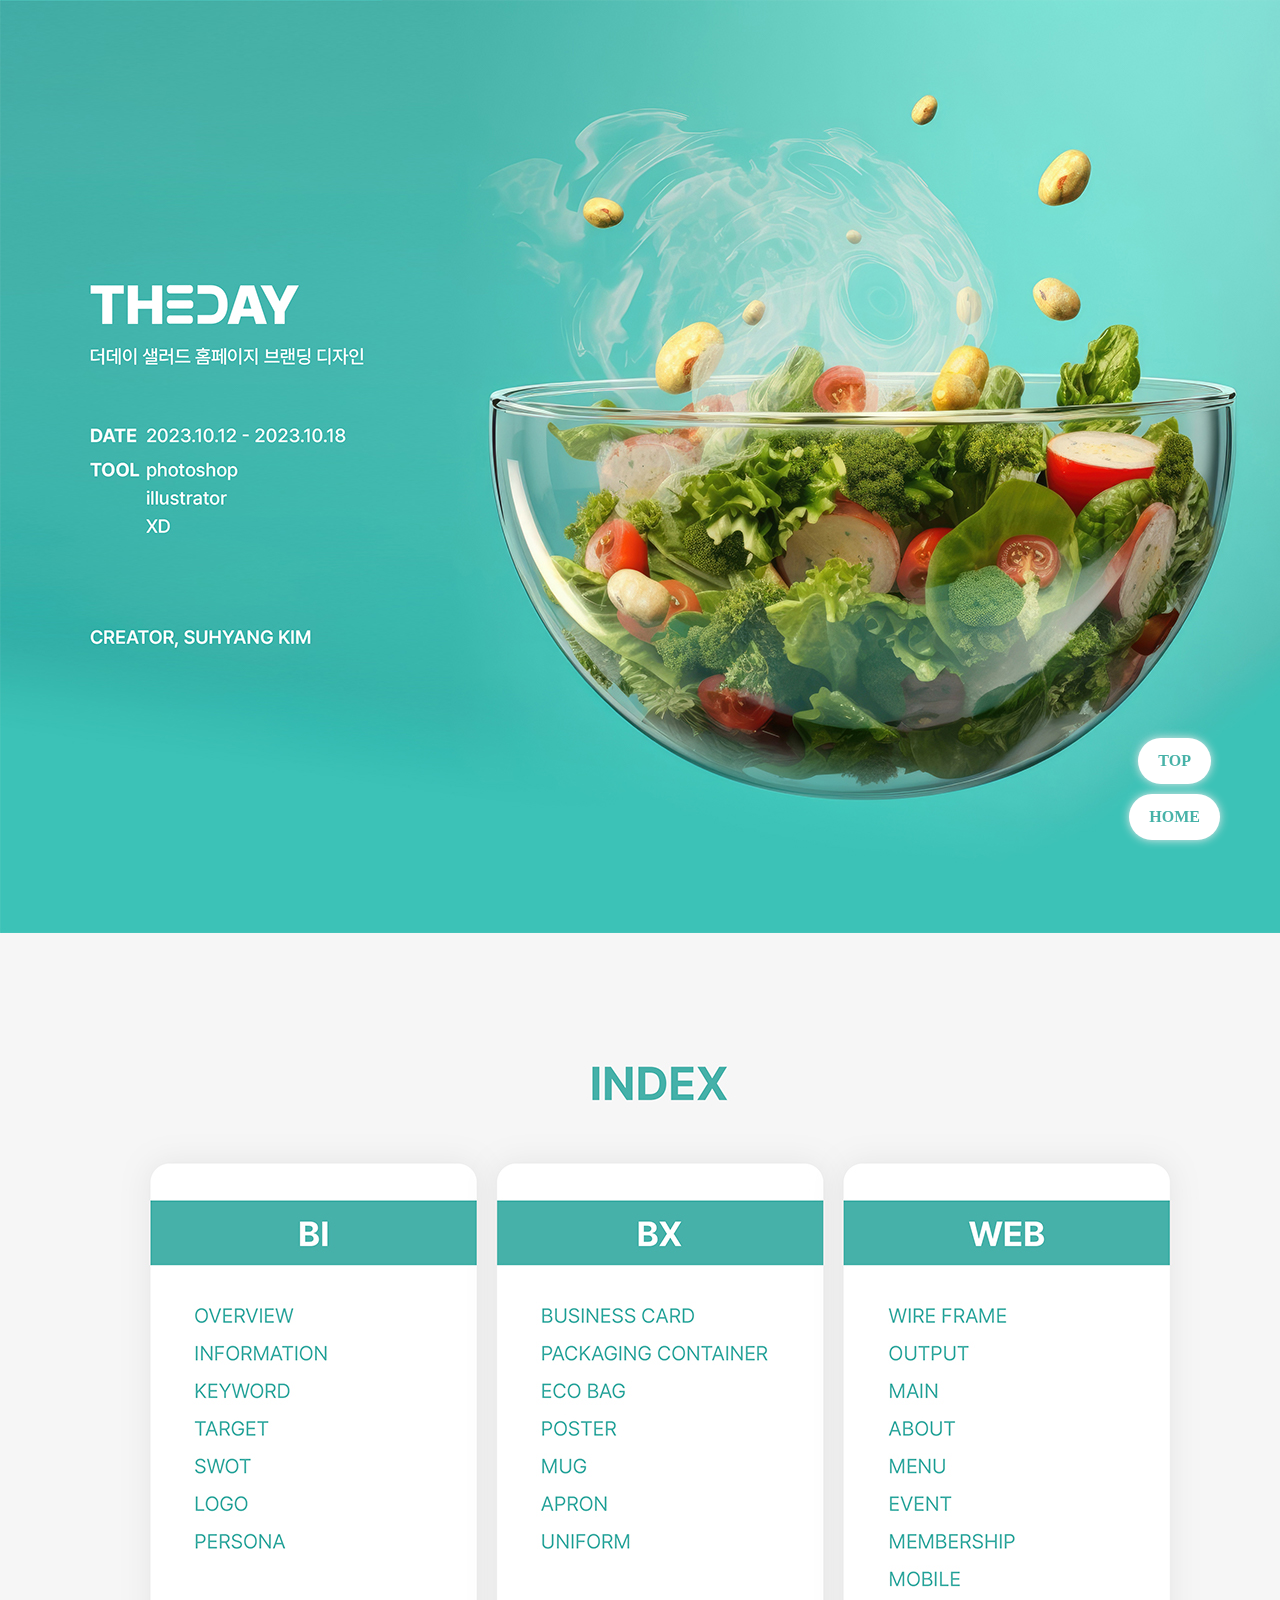
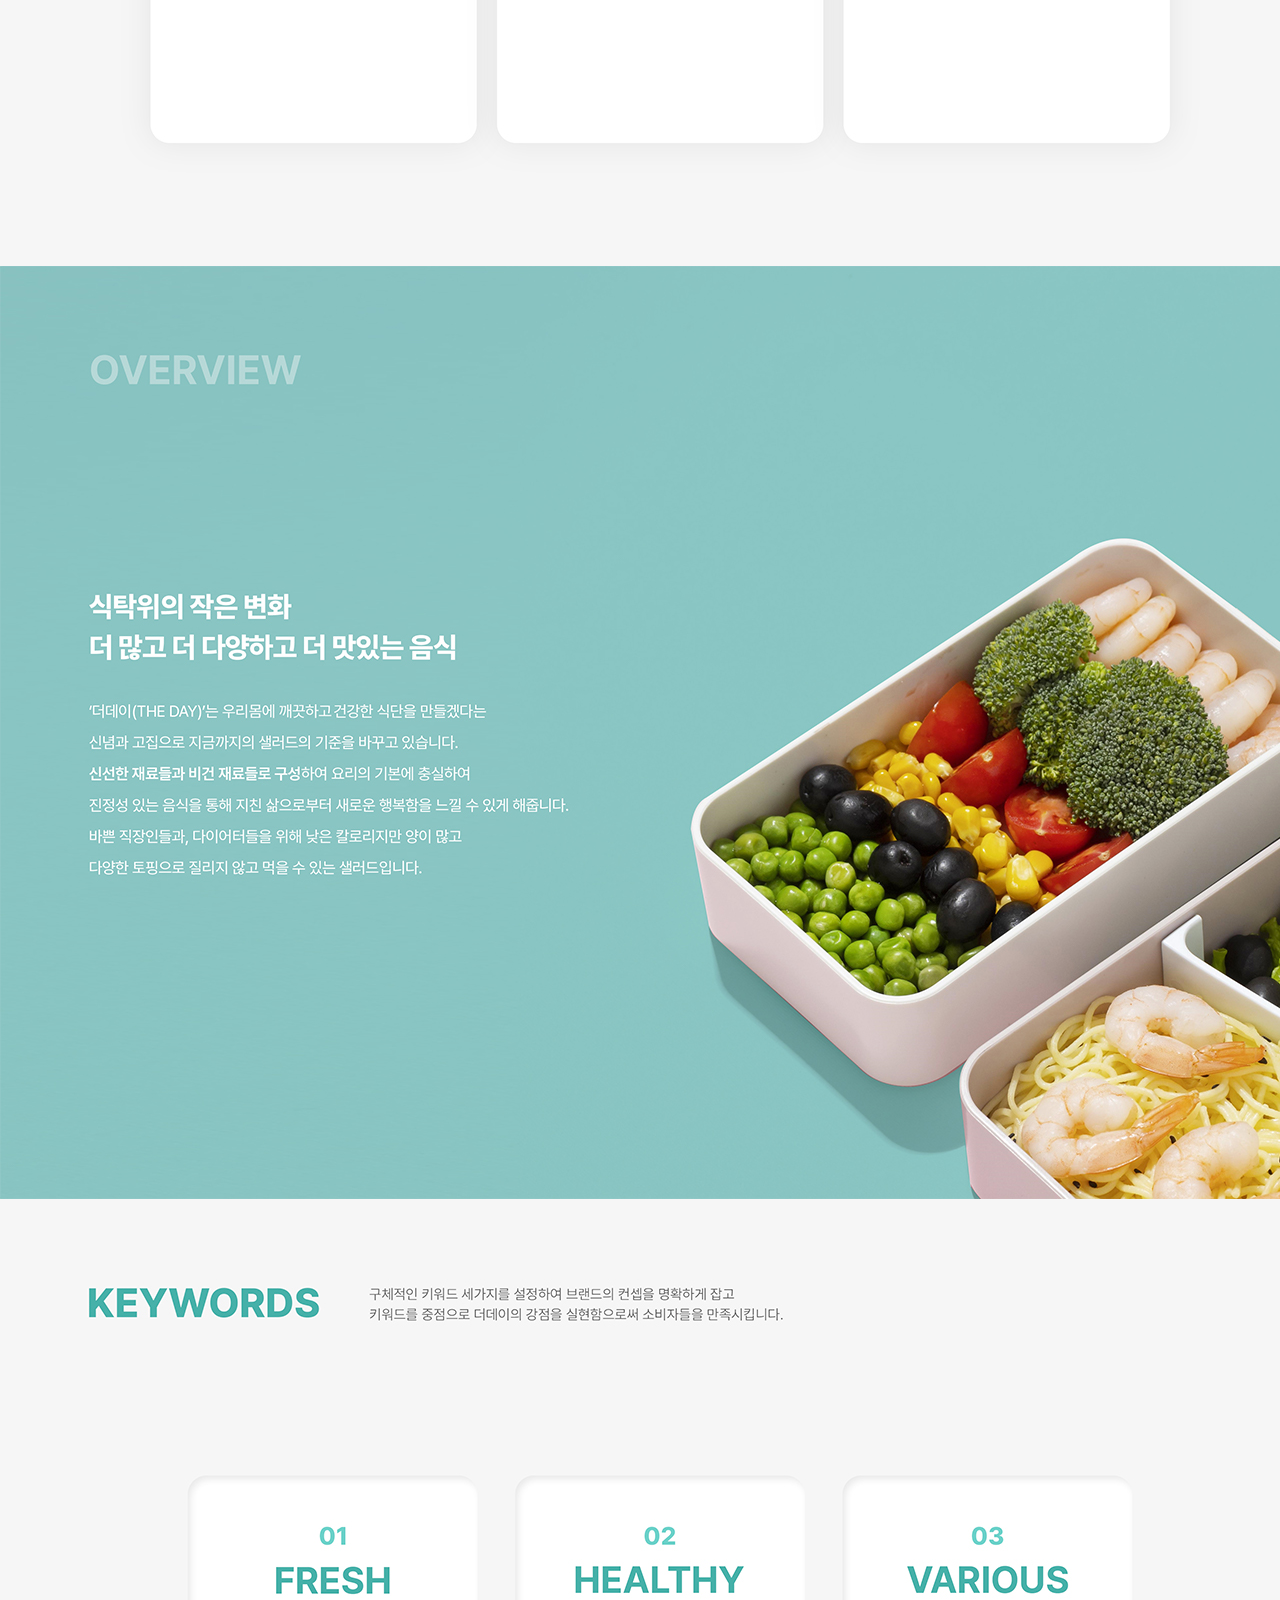
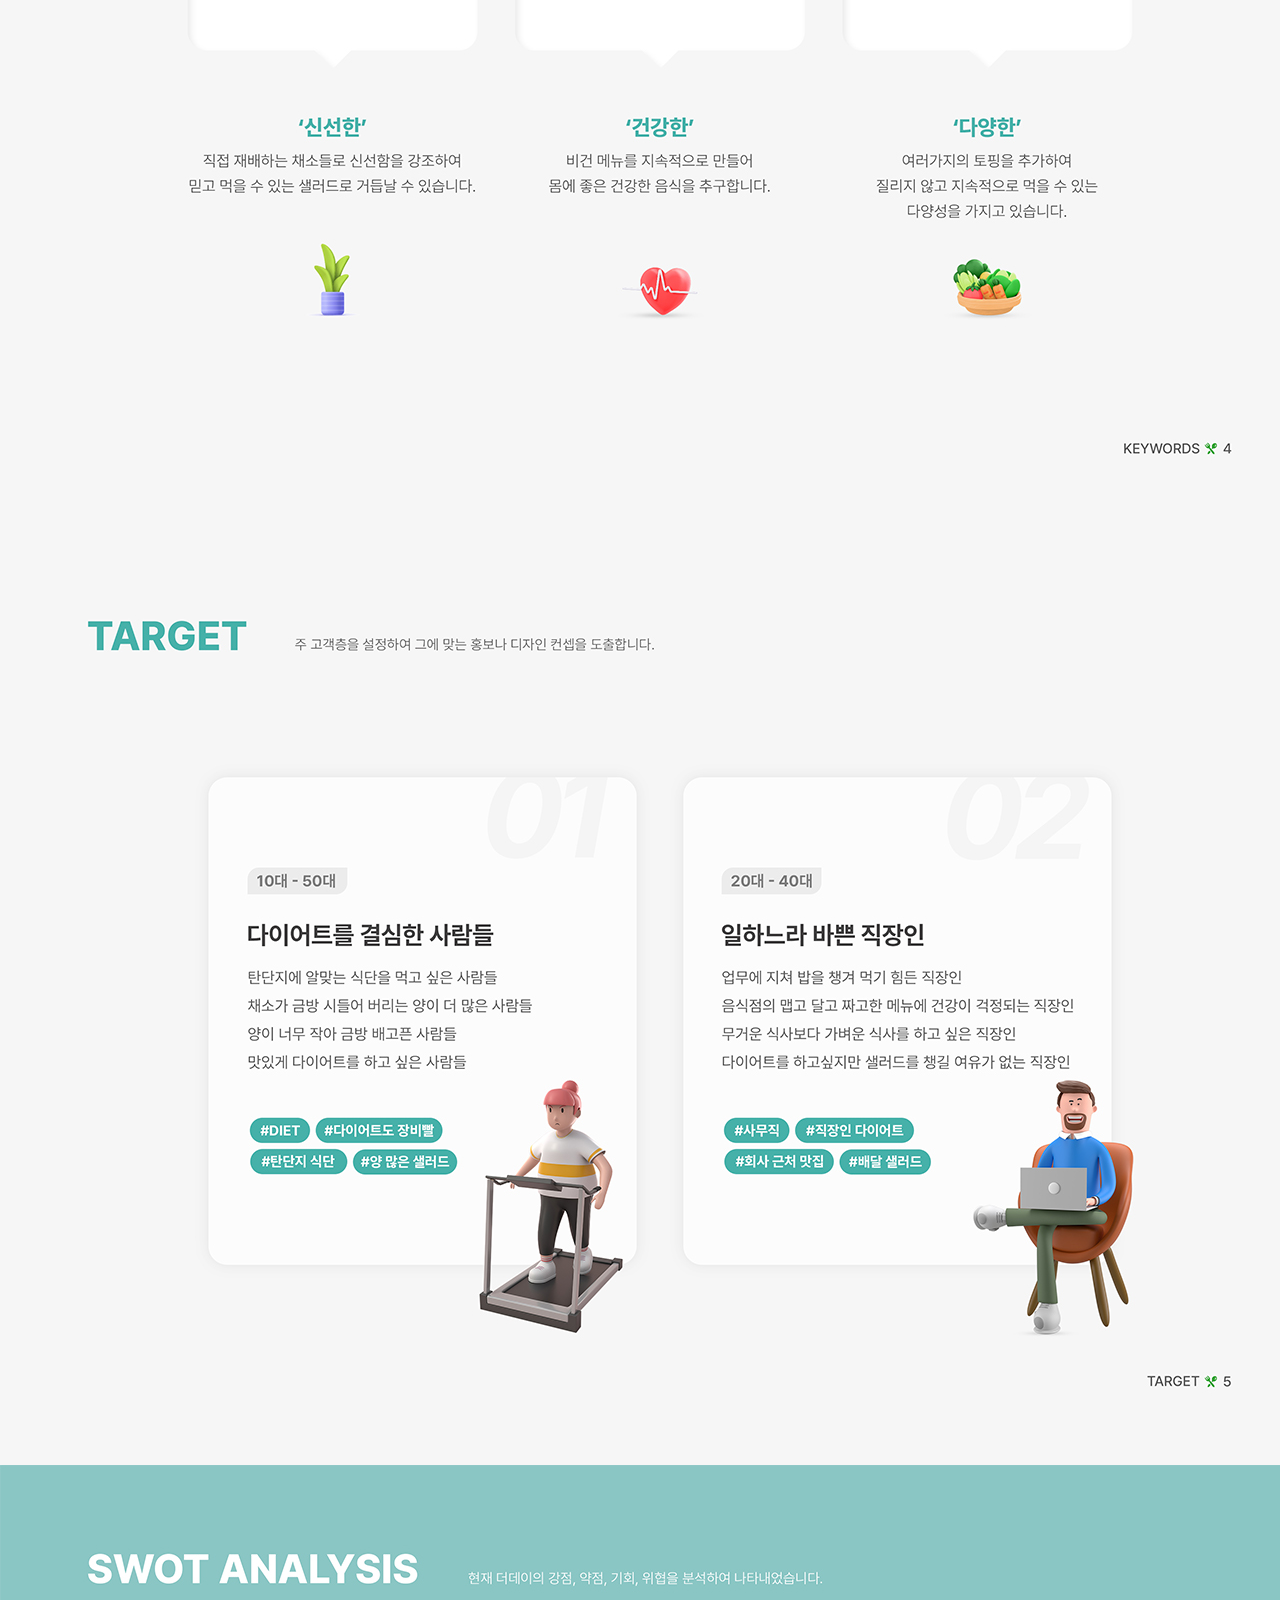
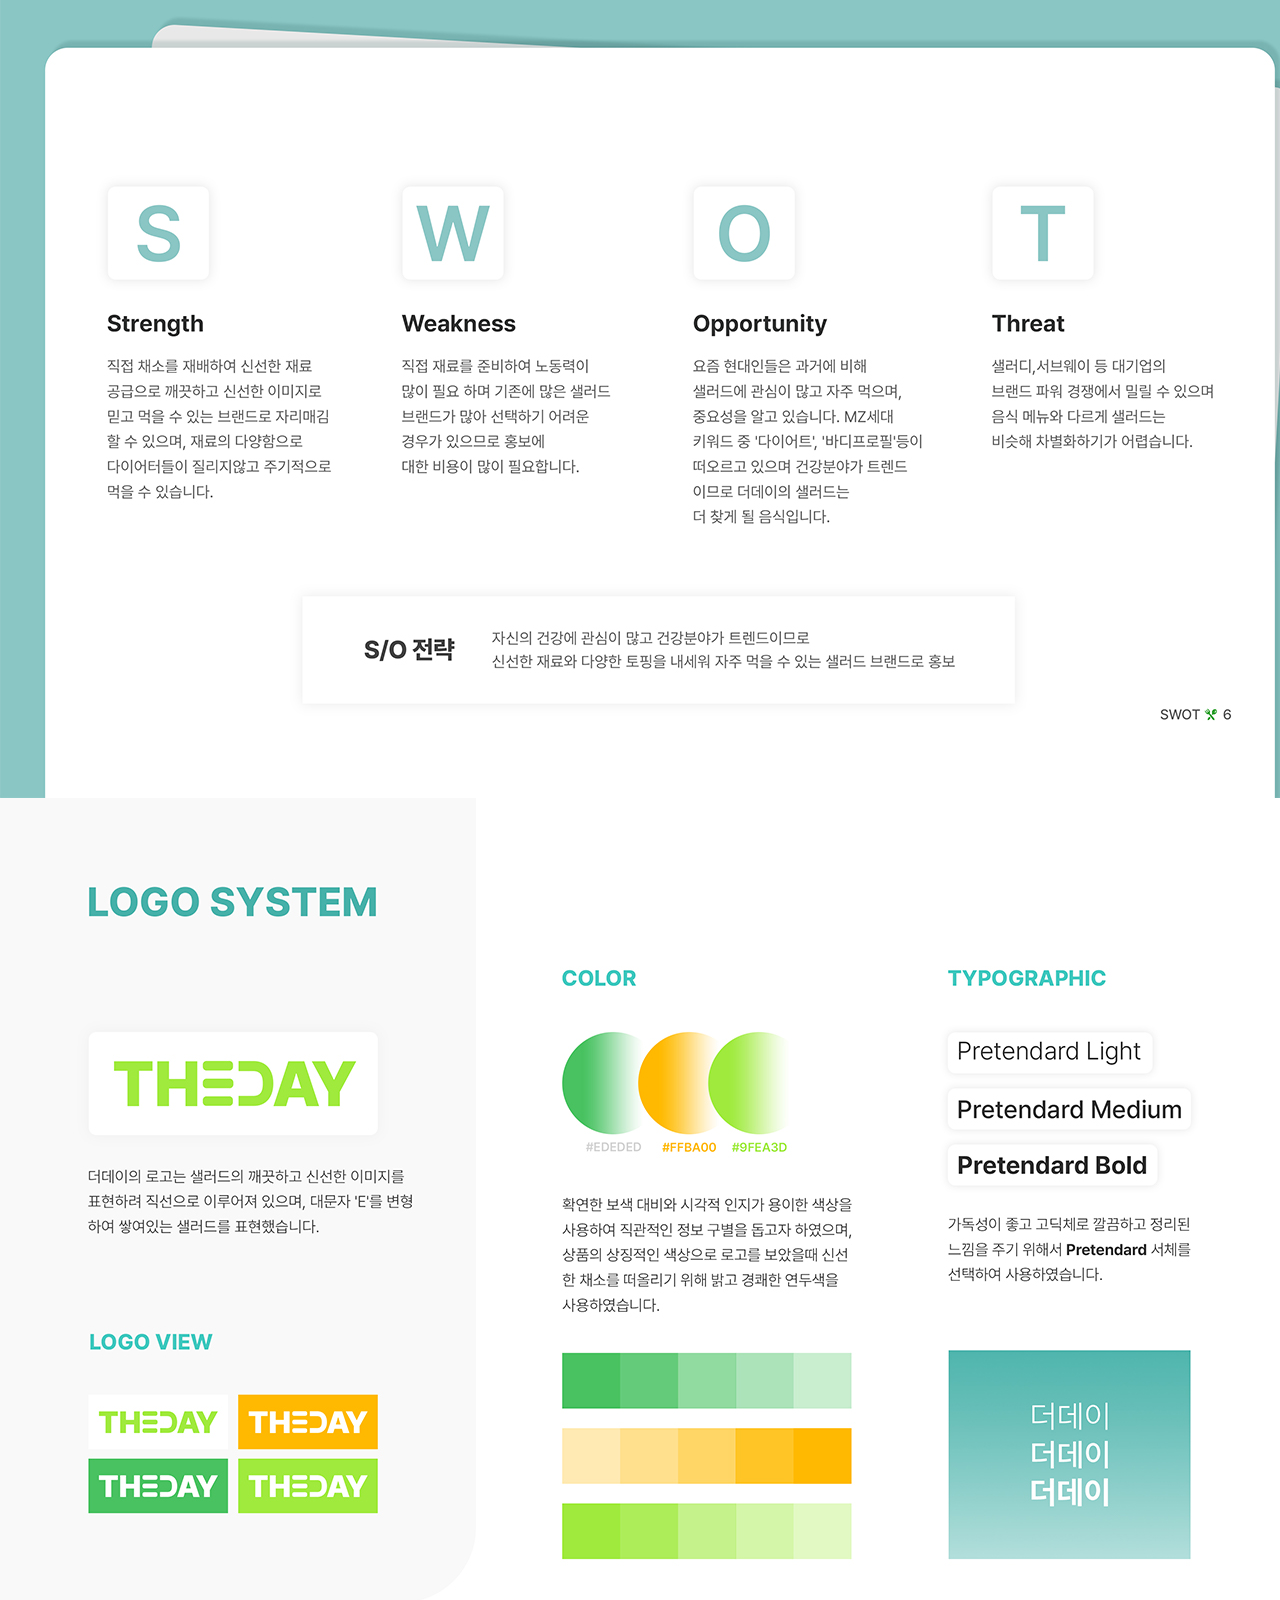
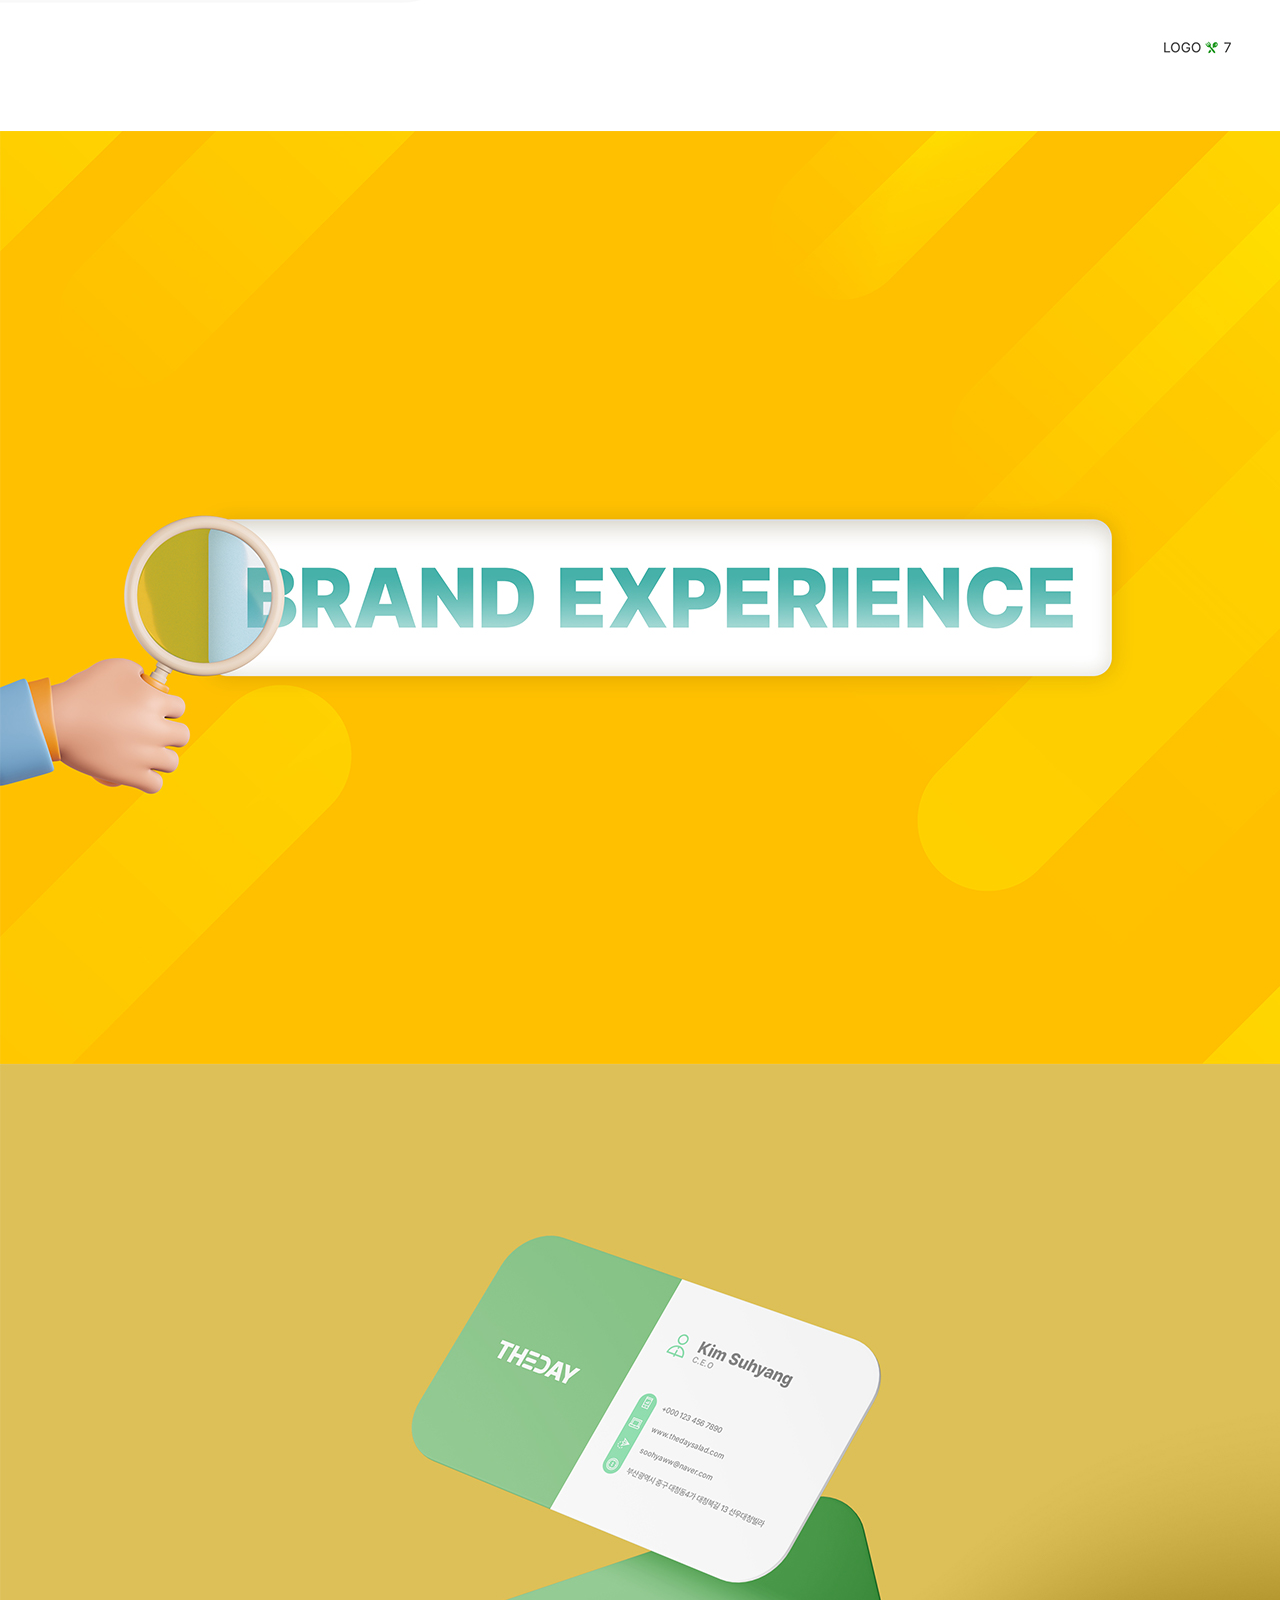
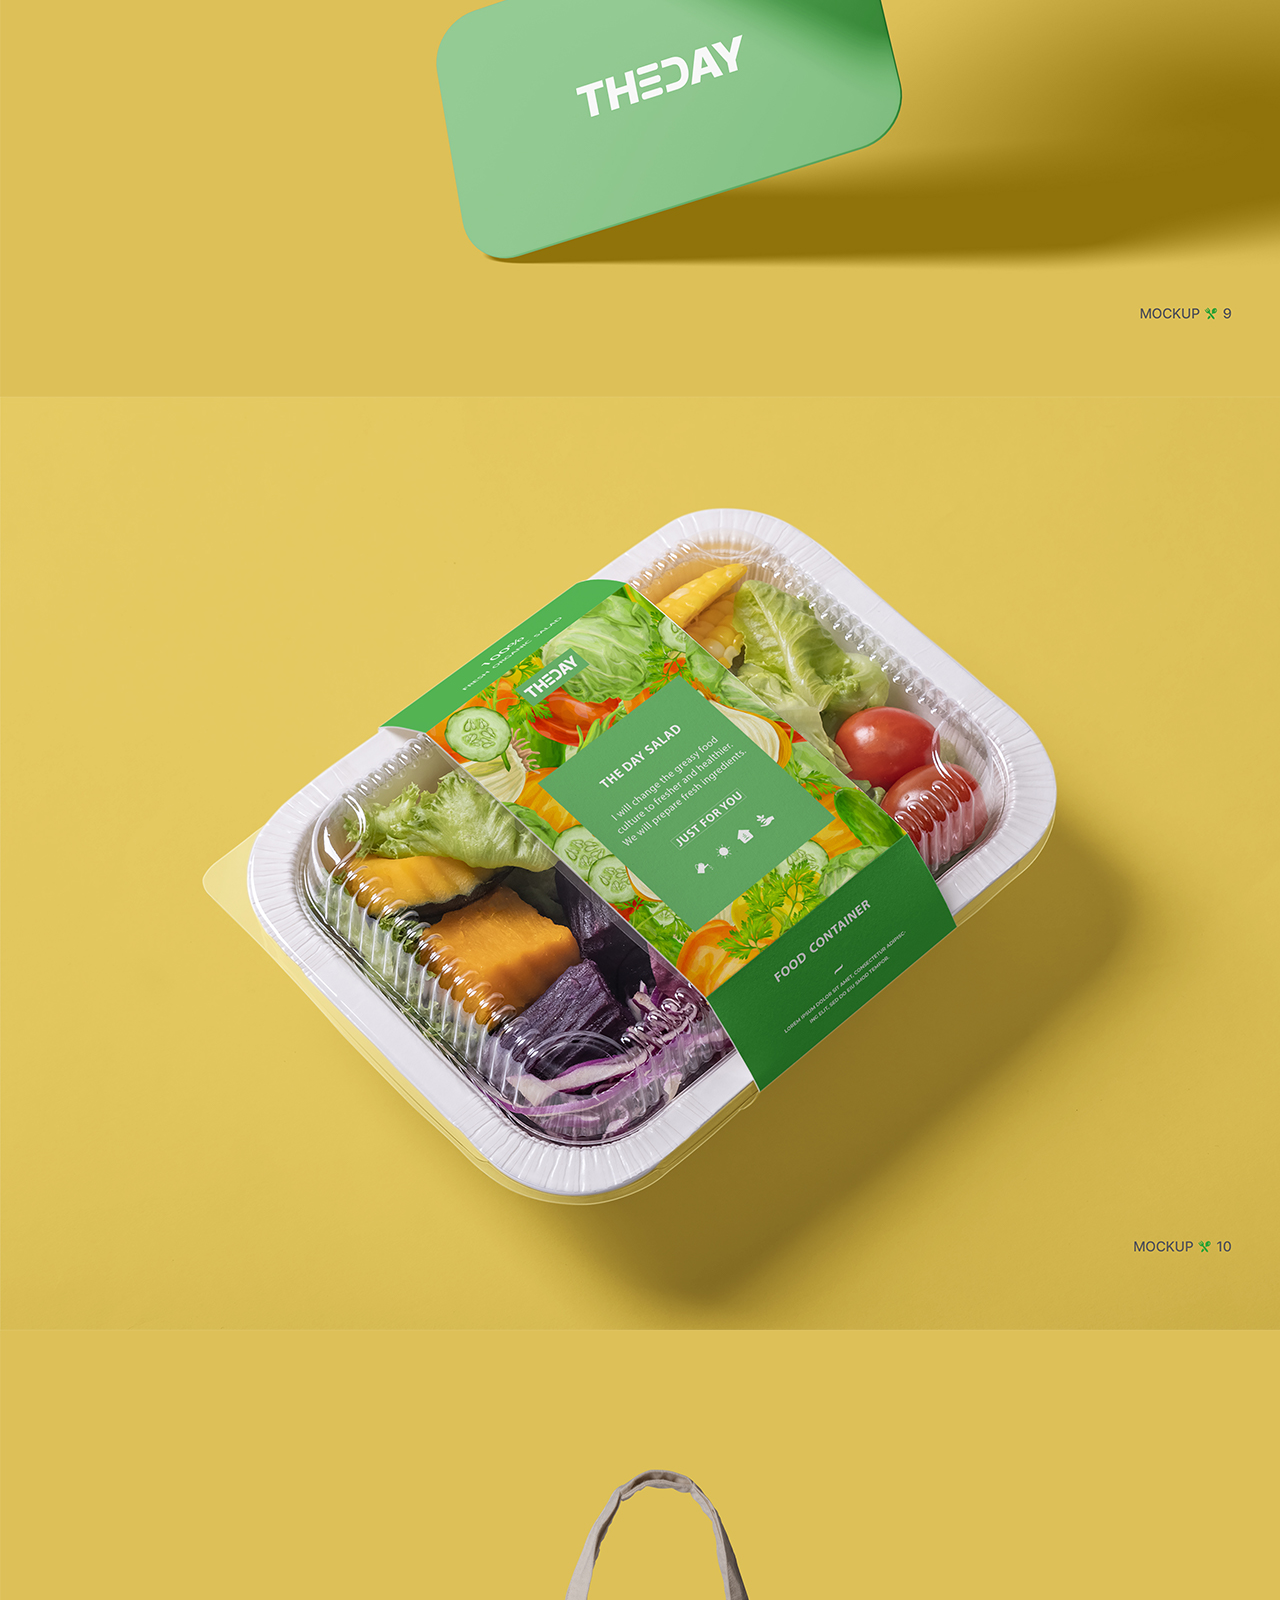
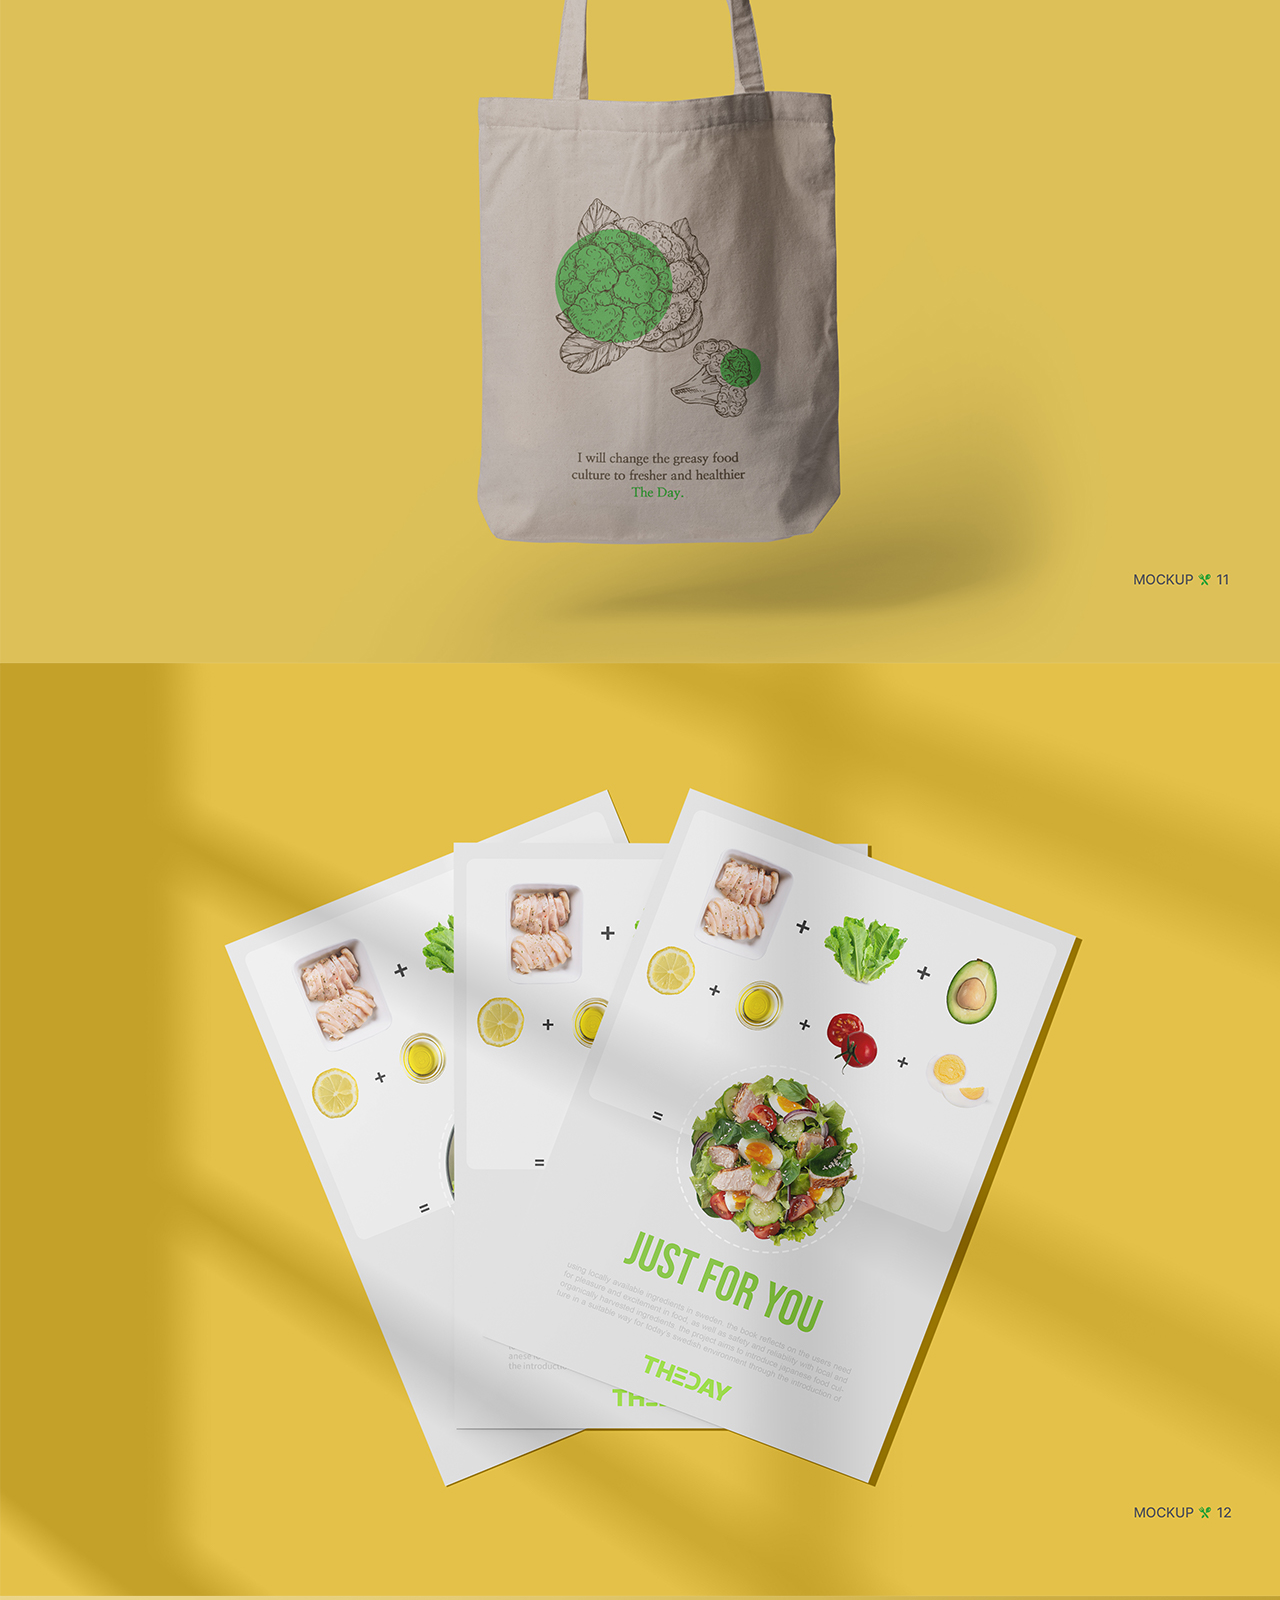
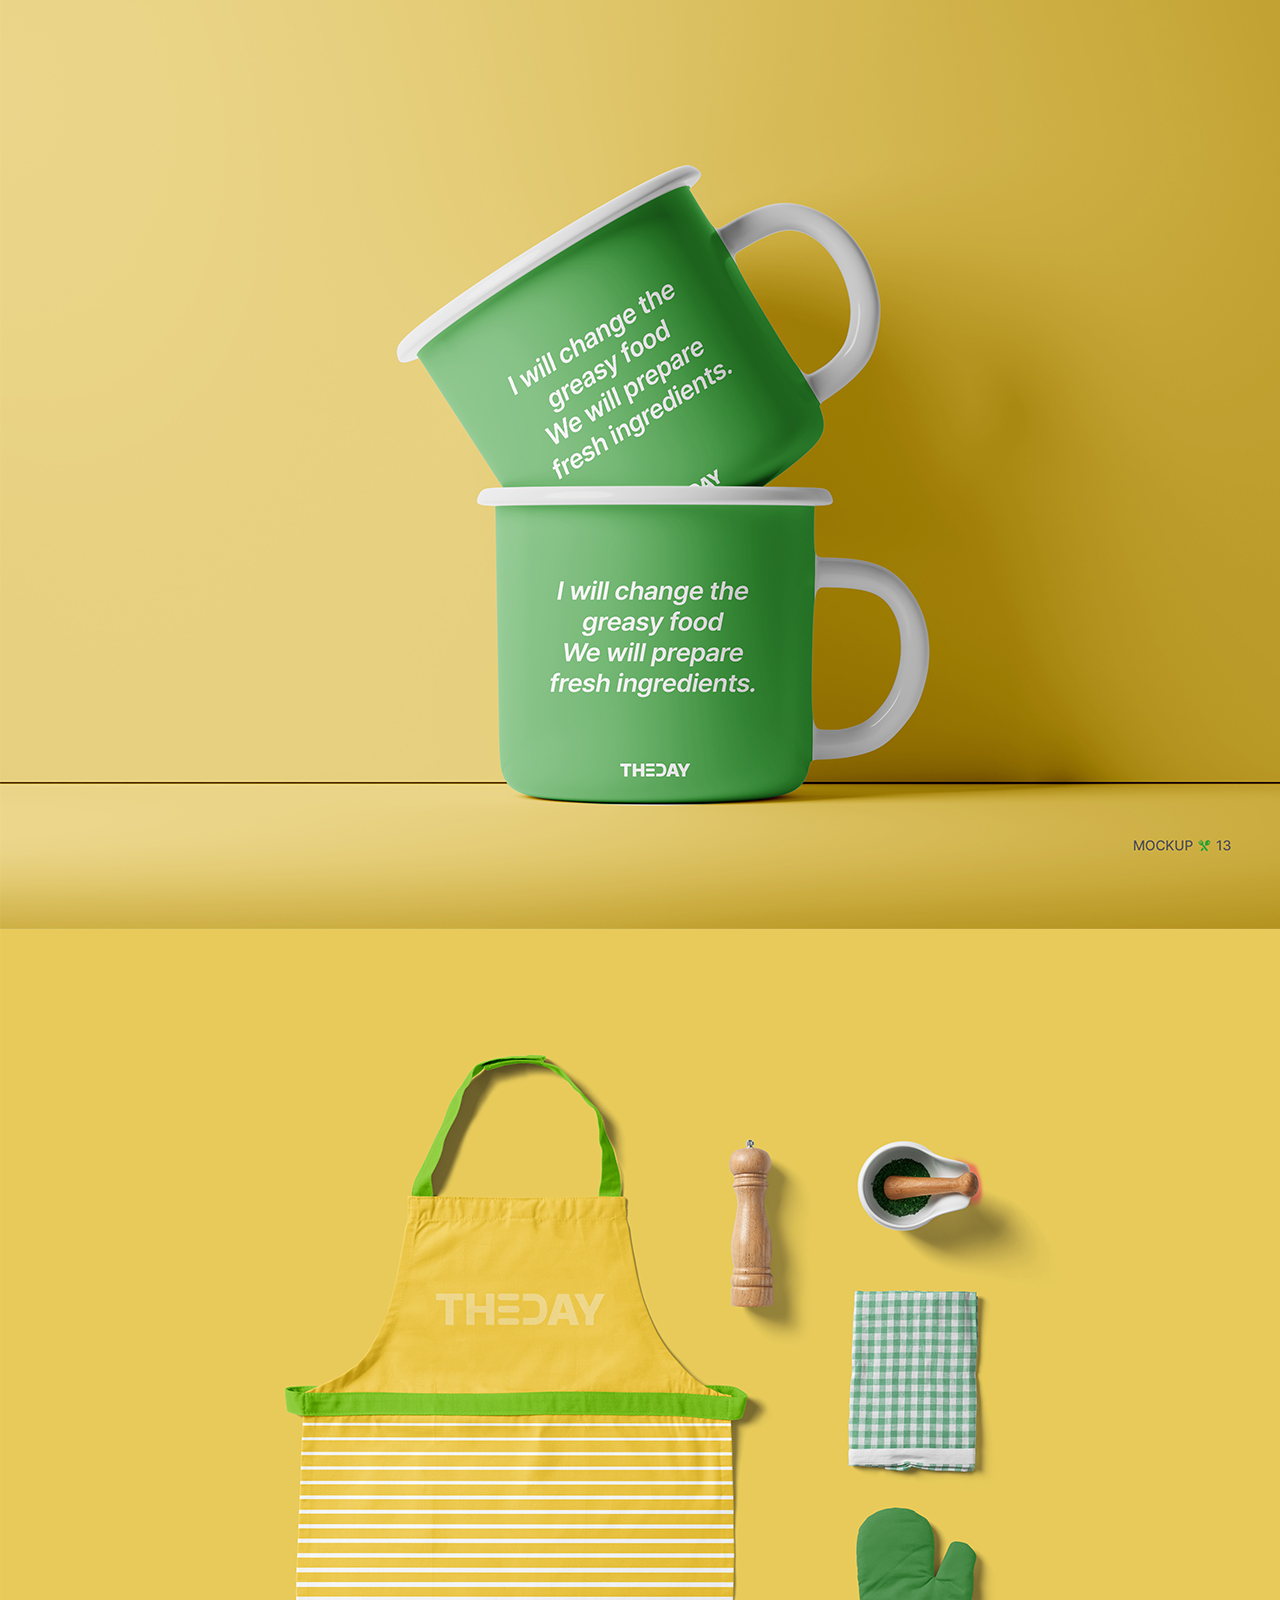
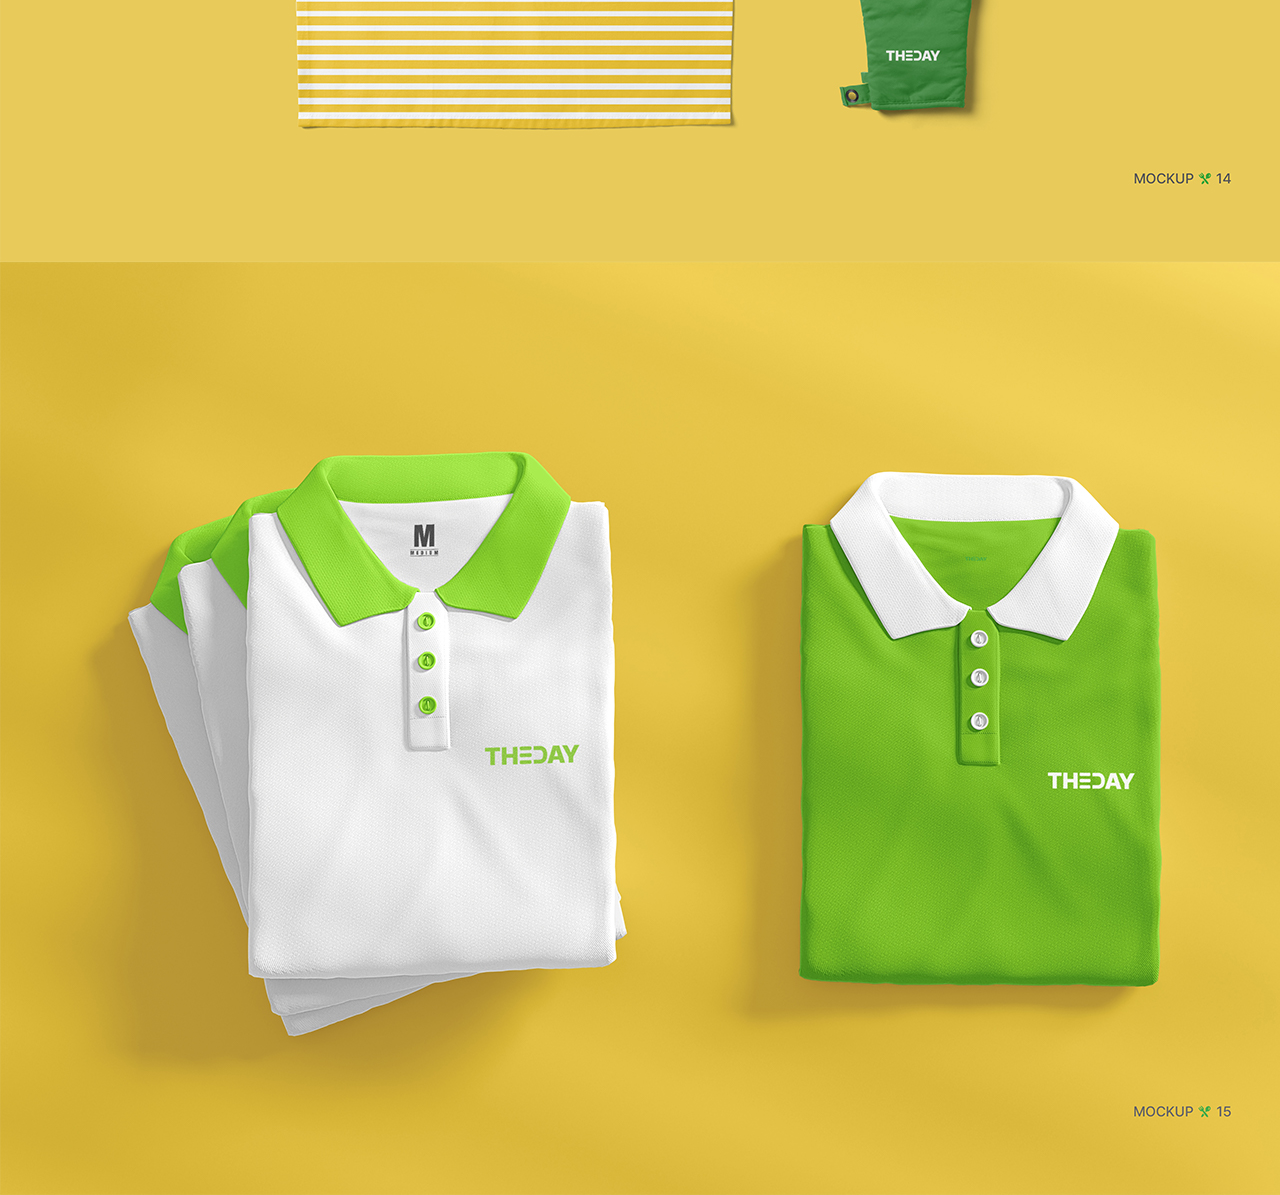
<file: guide/bi.html>
<!DOCTYPE html>
<html lang="ko">
<head>
    <meta charset="UTF-8">
    <meta http-equiv="X-UA-Compatible" content="IE=edge">
    <meta name="viewport" content="width=1400">
    <title>BI/BX GIUDE</title>
    <link href="https://webfontworld.github.io/pretendard/Pretendard.css" rel="stylesheet">
    <link rel="stylesheet" href="./guide.css">
</head>
<body>
    <div class="brand1">
        <!-- bi 이미지 넣기(너비 1320px) -->
        <img src="./guide_img/1.jpg" alt="표지">
        <img src="./guide_img/2.jpg" alt="index">
        <img src="./guide_img/3.jpg" alt="overview">
        <img src="./guide_img/4.jpg" alt="키워드">
        <img src="./guide_img/5.jpg" alt="타겟">
        <img src="./guide_img/6.jpg" alt="swot">
        <img src="./guide_img/7.jpg" alt="logo">
        <img src="./guide_img/8.jpg" alt="목업표지">
        <img src="./guide_img/9.jpg" alt="명함">
        <img src="./guide_img/10.jpg" alt="에코백">
        <img src="./guide_img/11.jpg" alt="포스터">
        <img src="./guide_img/12.jpg" alt="머그컵">
        <img src="./guide_img/13.jpg" alt="앞치마">
        <img src="./guide_img/14.jpg" alt="티셔츠">
        <img src="./guide_img/15.jpg" alt="ㅁ">

        <!-- 버튼 -->
        <ul class="btn_1">
			<li><a href="#">TOP</a></li>
			<li><a href="../index.html">HOME</a></li>
		</ul>
    </div>
</body>
</html>
</file>
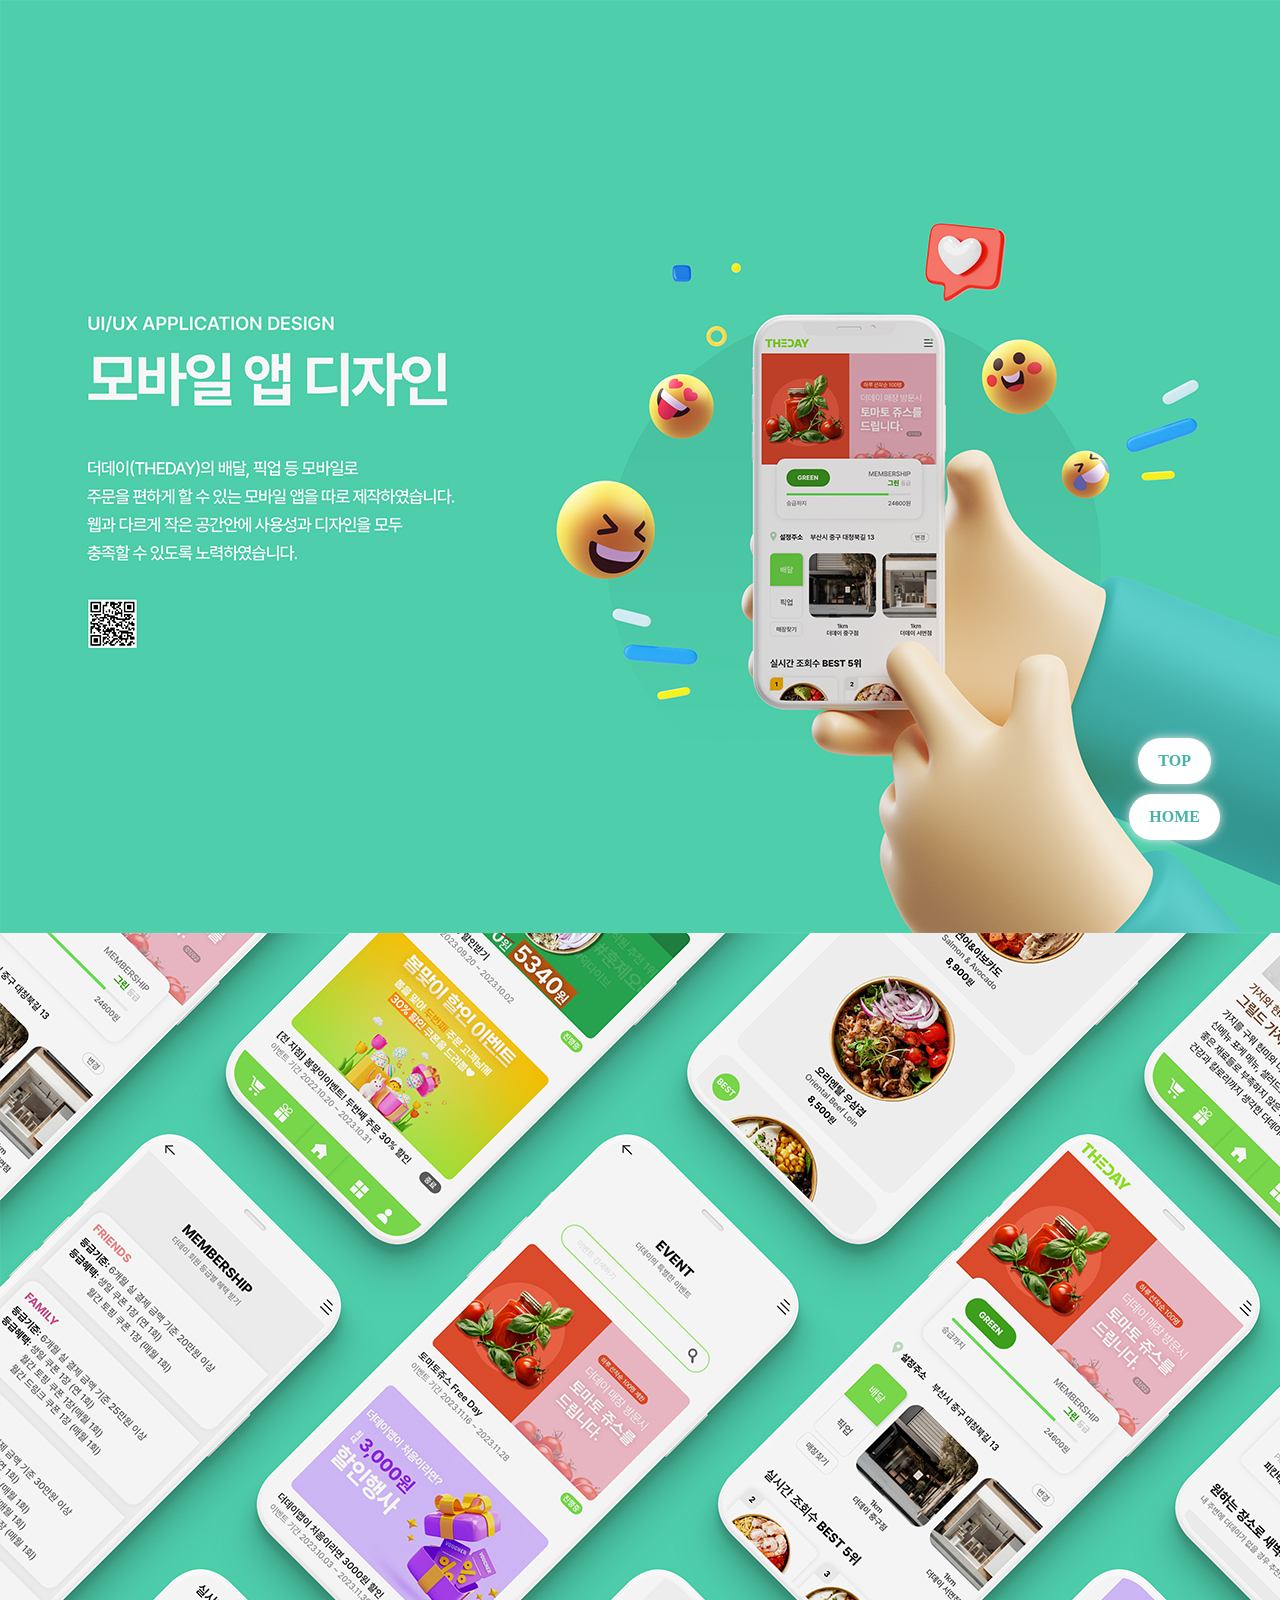
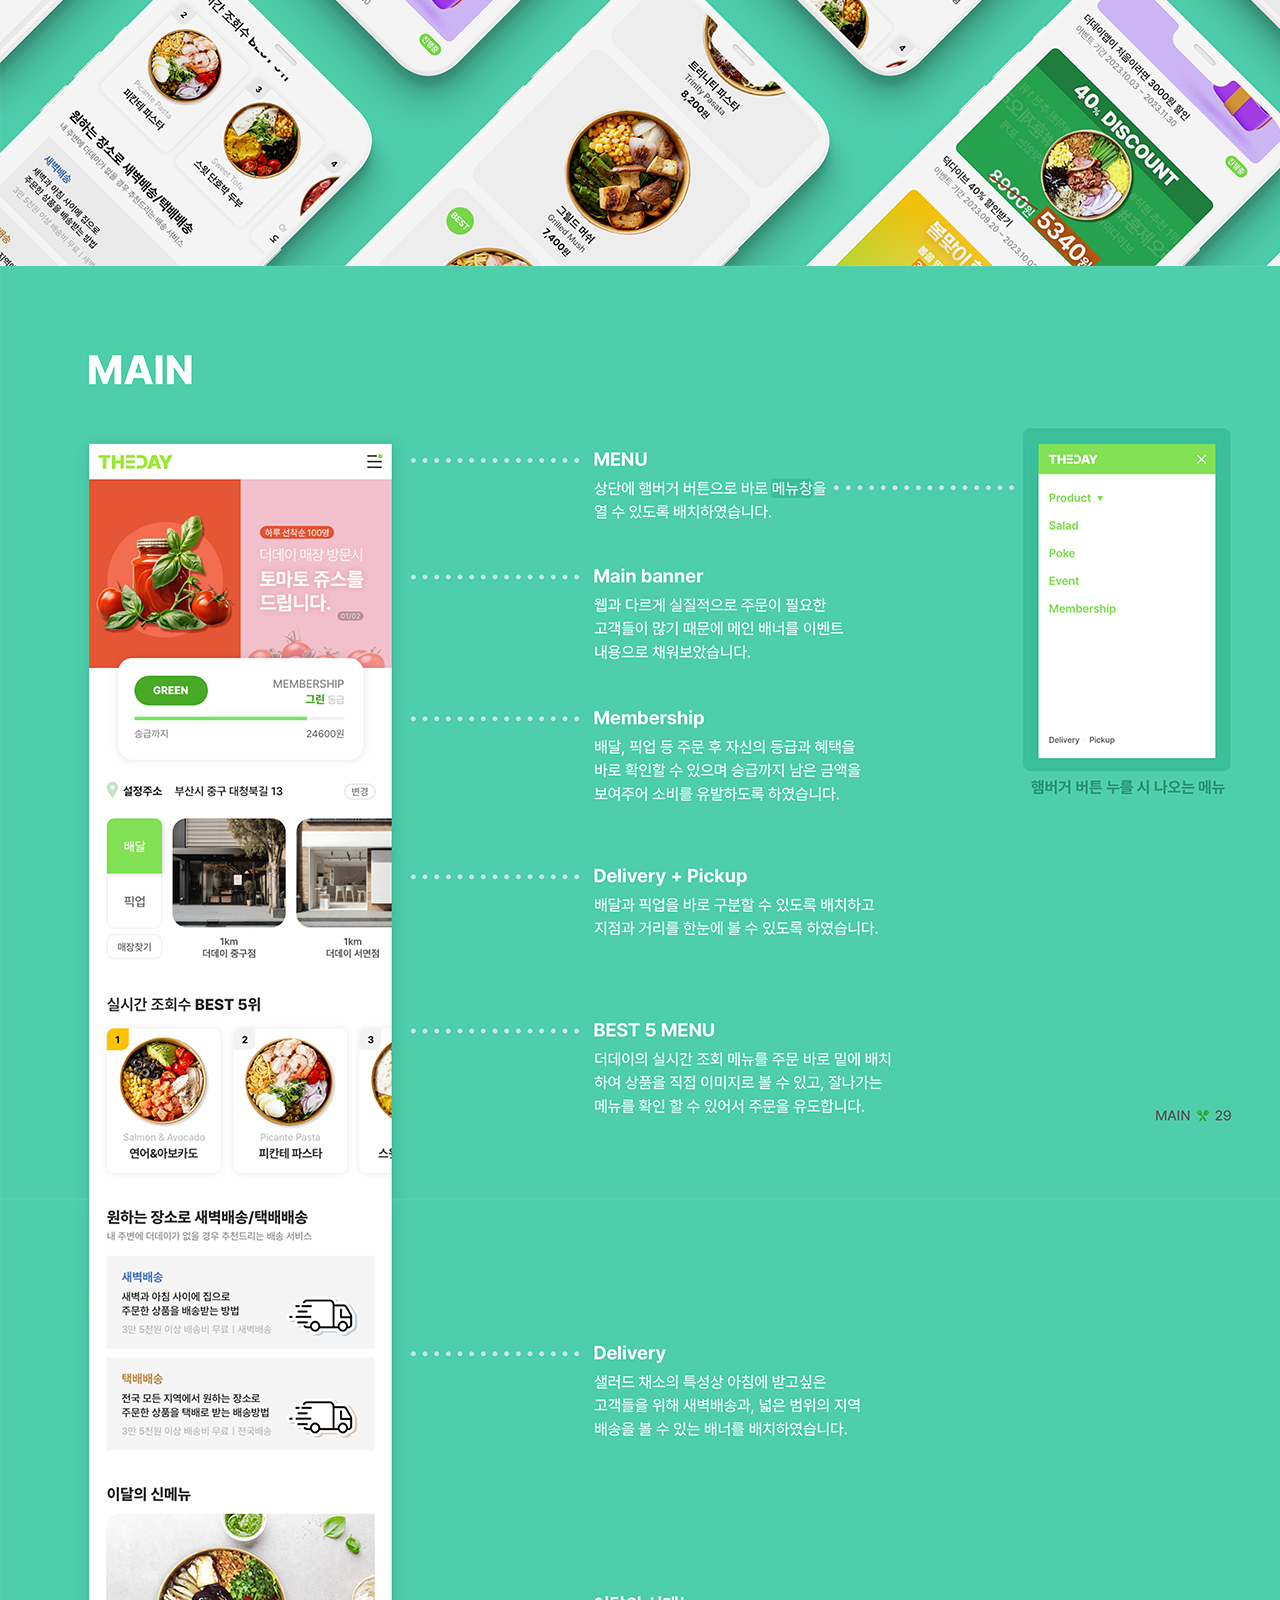
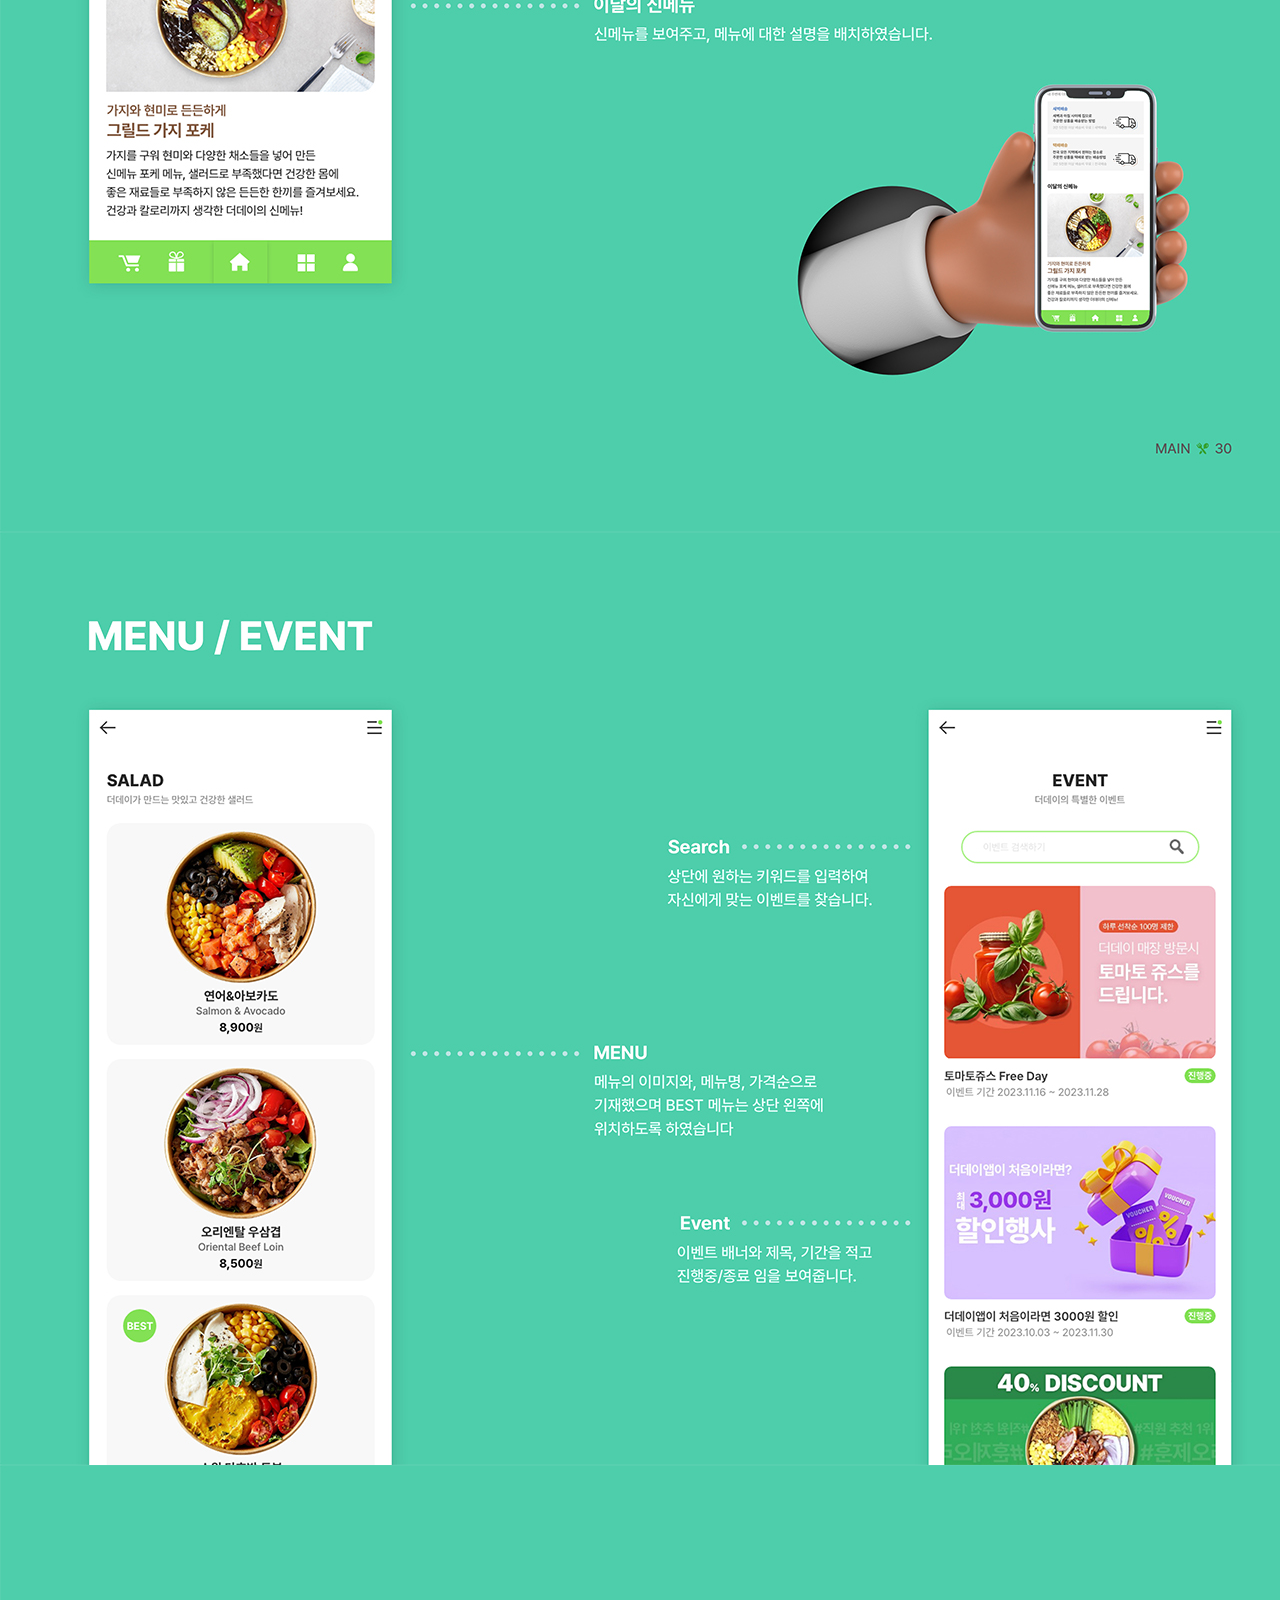
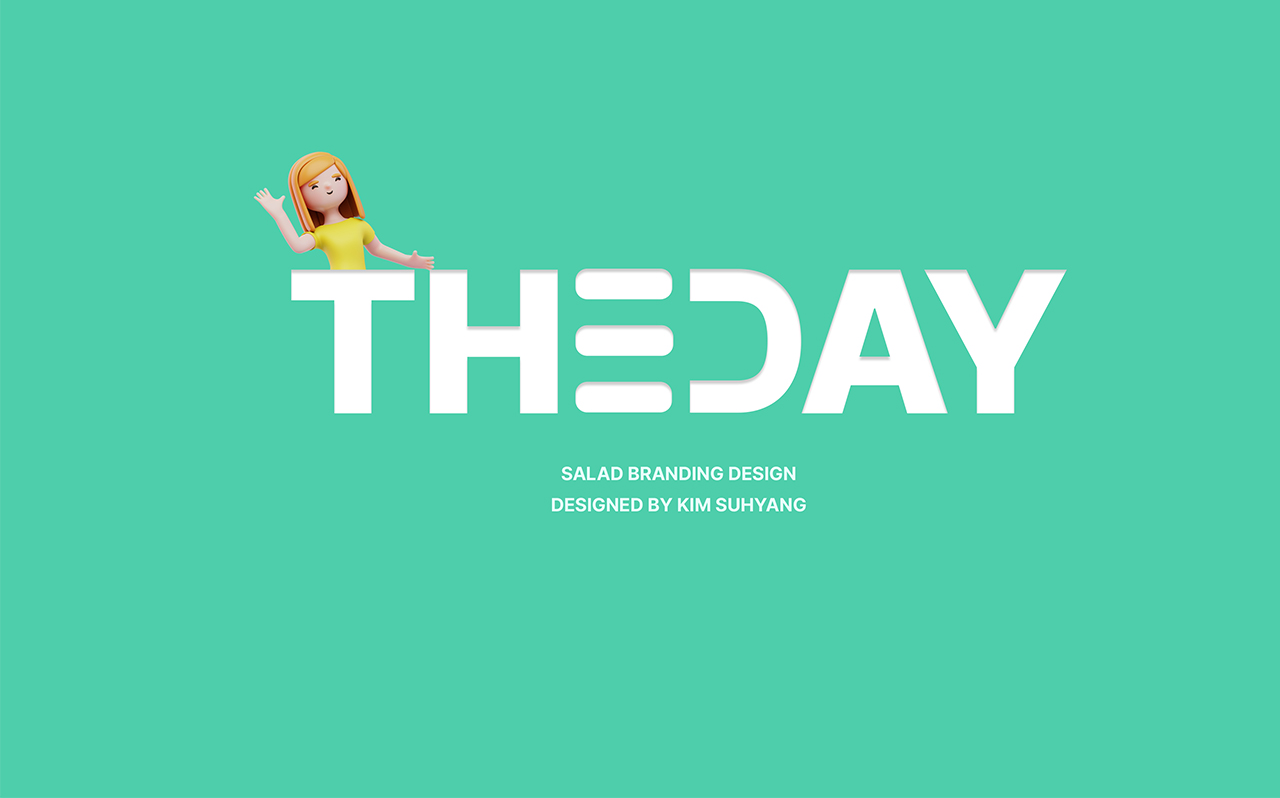
<file: guide/mobile.html>
<!DOCTYPE html>
<html lang="ko">
<head>
    <meta charset="UTF-8">
    <meta http-equiv="X-UA-Compatible" content="IE=edge">
    <meta name="viewport" content="width=1400">
    <title>MOBILE GUIDE</title>
    <link href="https://webfontworld.github.io/pretendard/Pretendard.css" rel="stylesheet">
    <link rel="stylesheet" href="./guide.css">
</head>
<body>
    <div class="brand1">
        <img src="./guide_img/27.jpg" alt="표지">
        <img src="./guide_img/28.jpg" alt="와이어프레임">
        <img src="./guide_img/29.jpg" alt="output">
        <img src="./guide_img/30.jpg" alt="메인">
        <img src="./guide_img/31.jpg" alt="메인">
        <img src="./guide_img/32.jpg" alt="메인">

        <!-- 버튼 -->
        <ul class="btn_1">
			<li><a href="#">TOP</a></li>
			<li><a href="../index.html">HOME</a></li>
		</ul>
    </div>
</body>
</html>
</file>
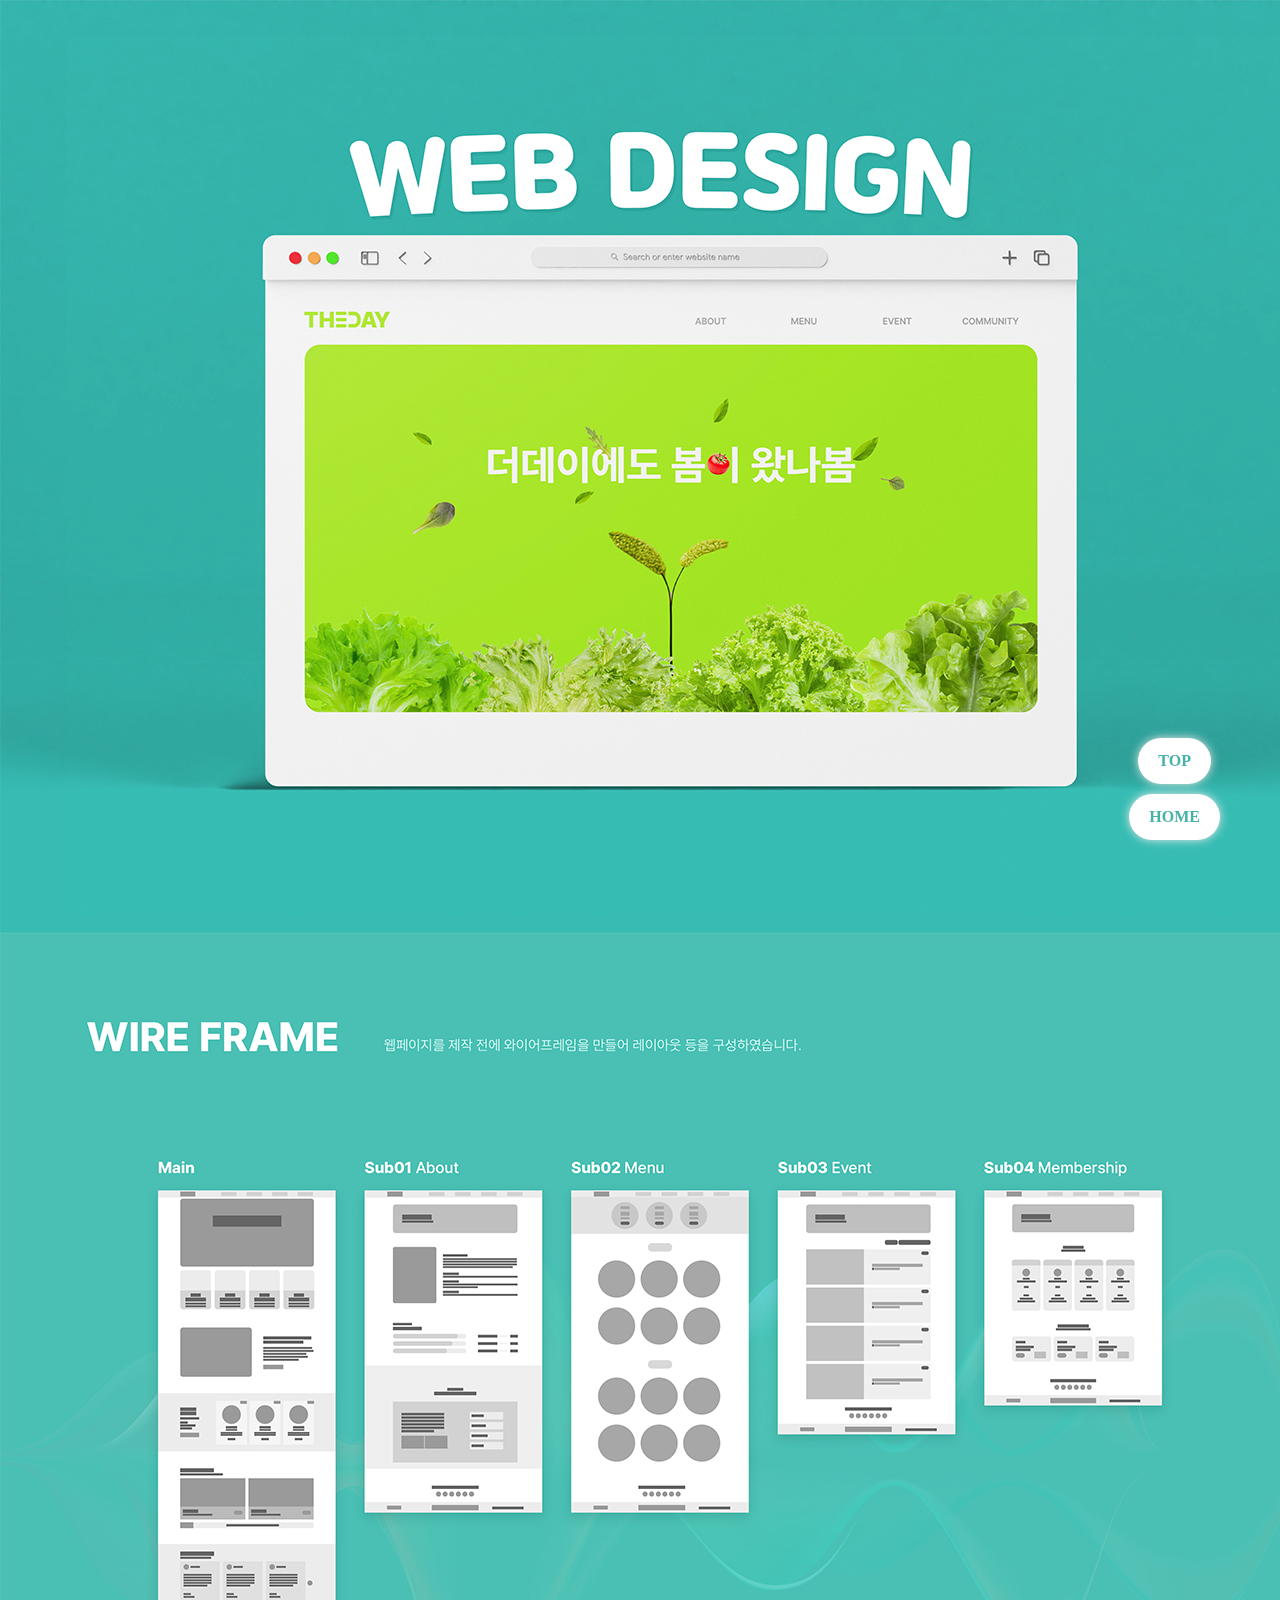
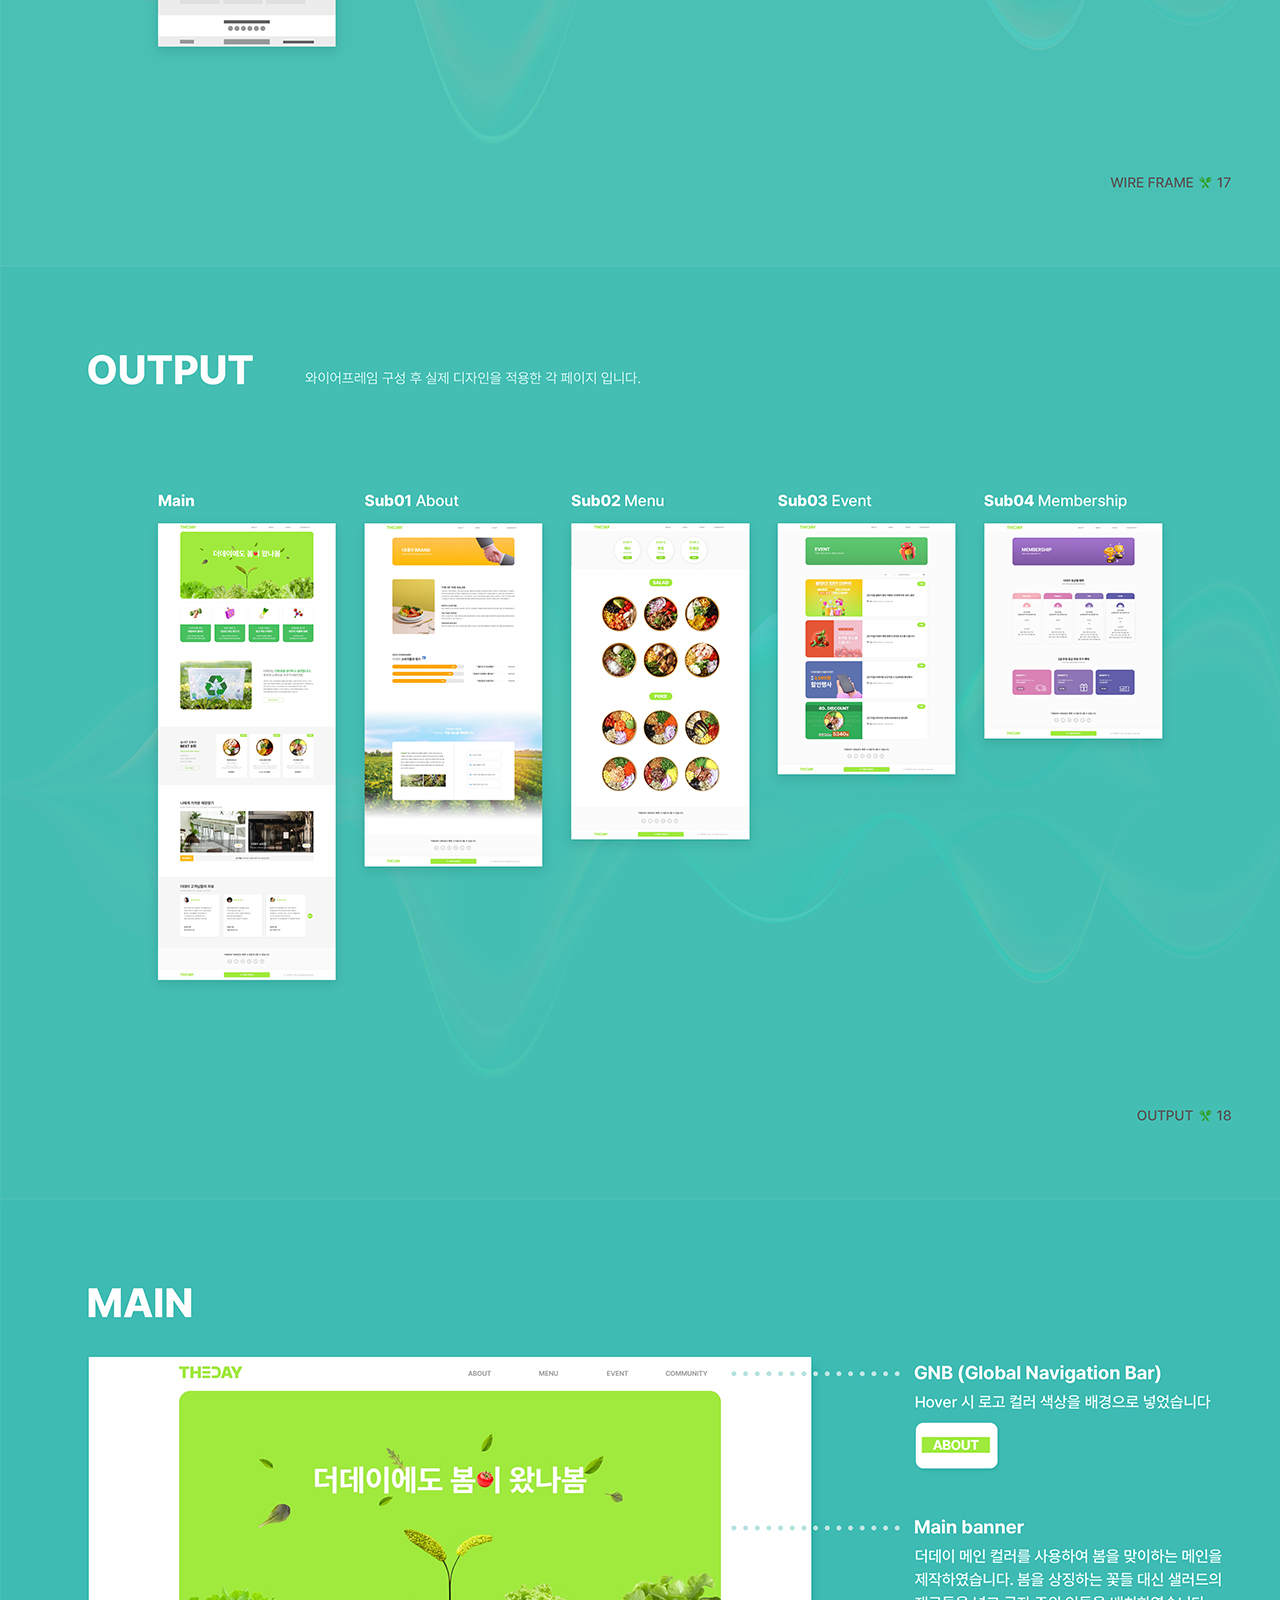
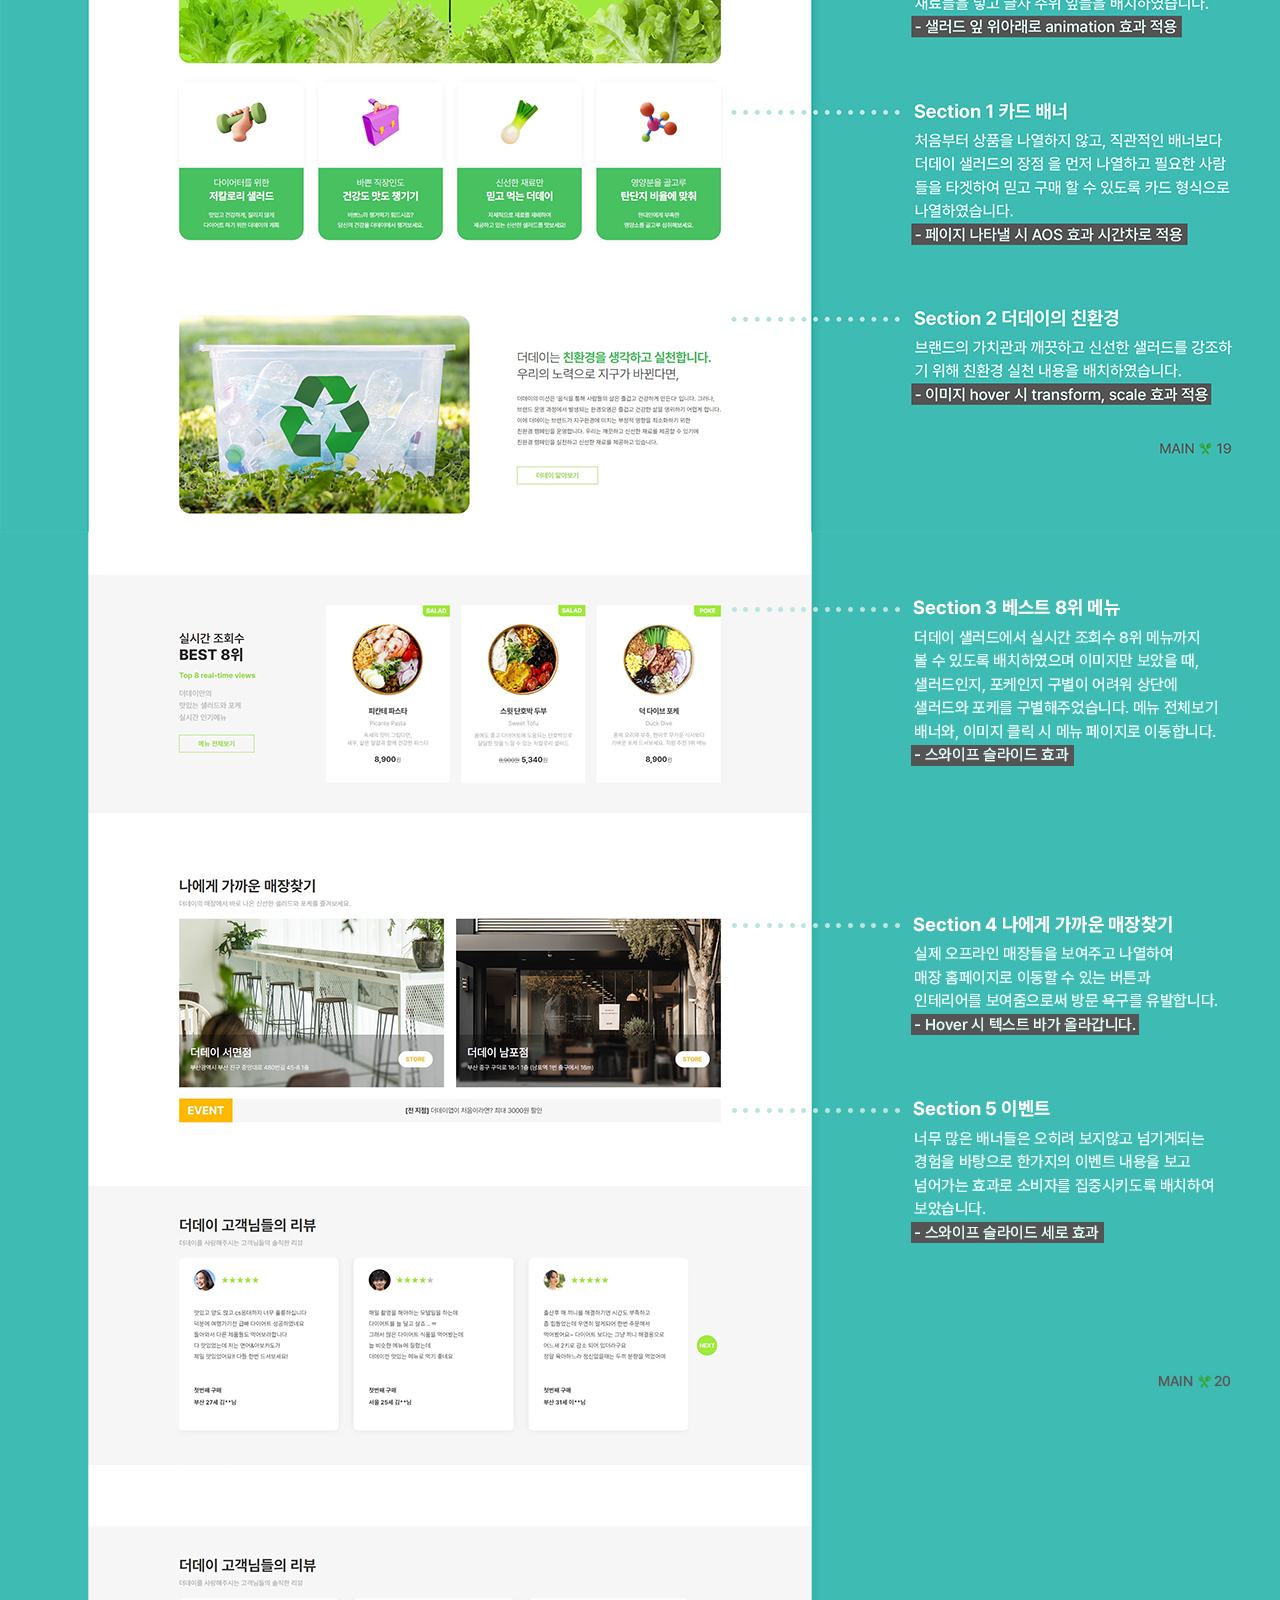
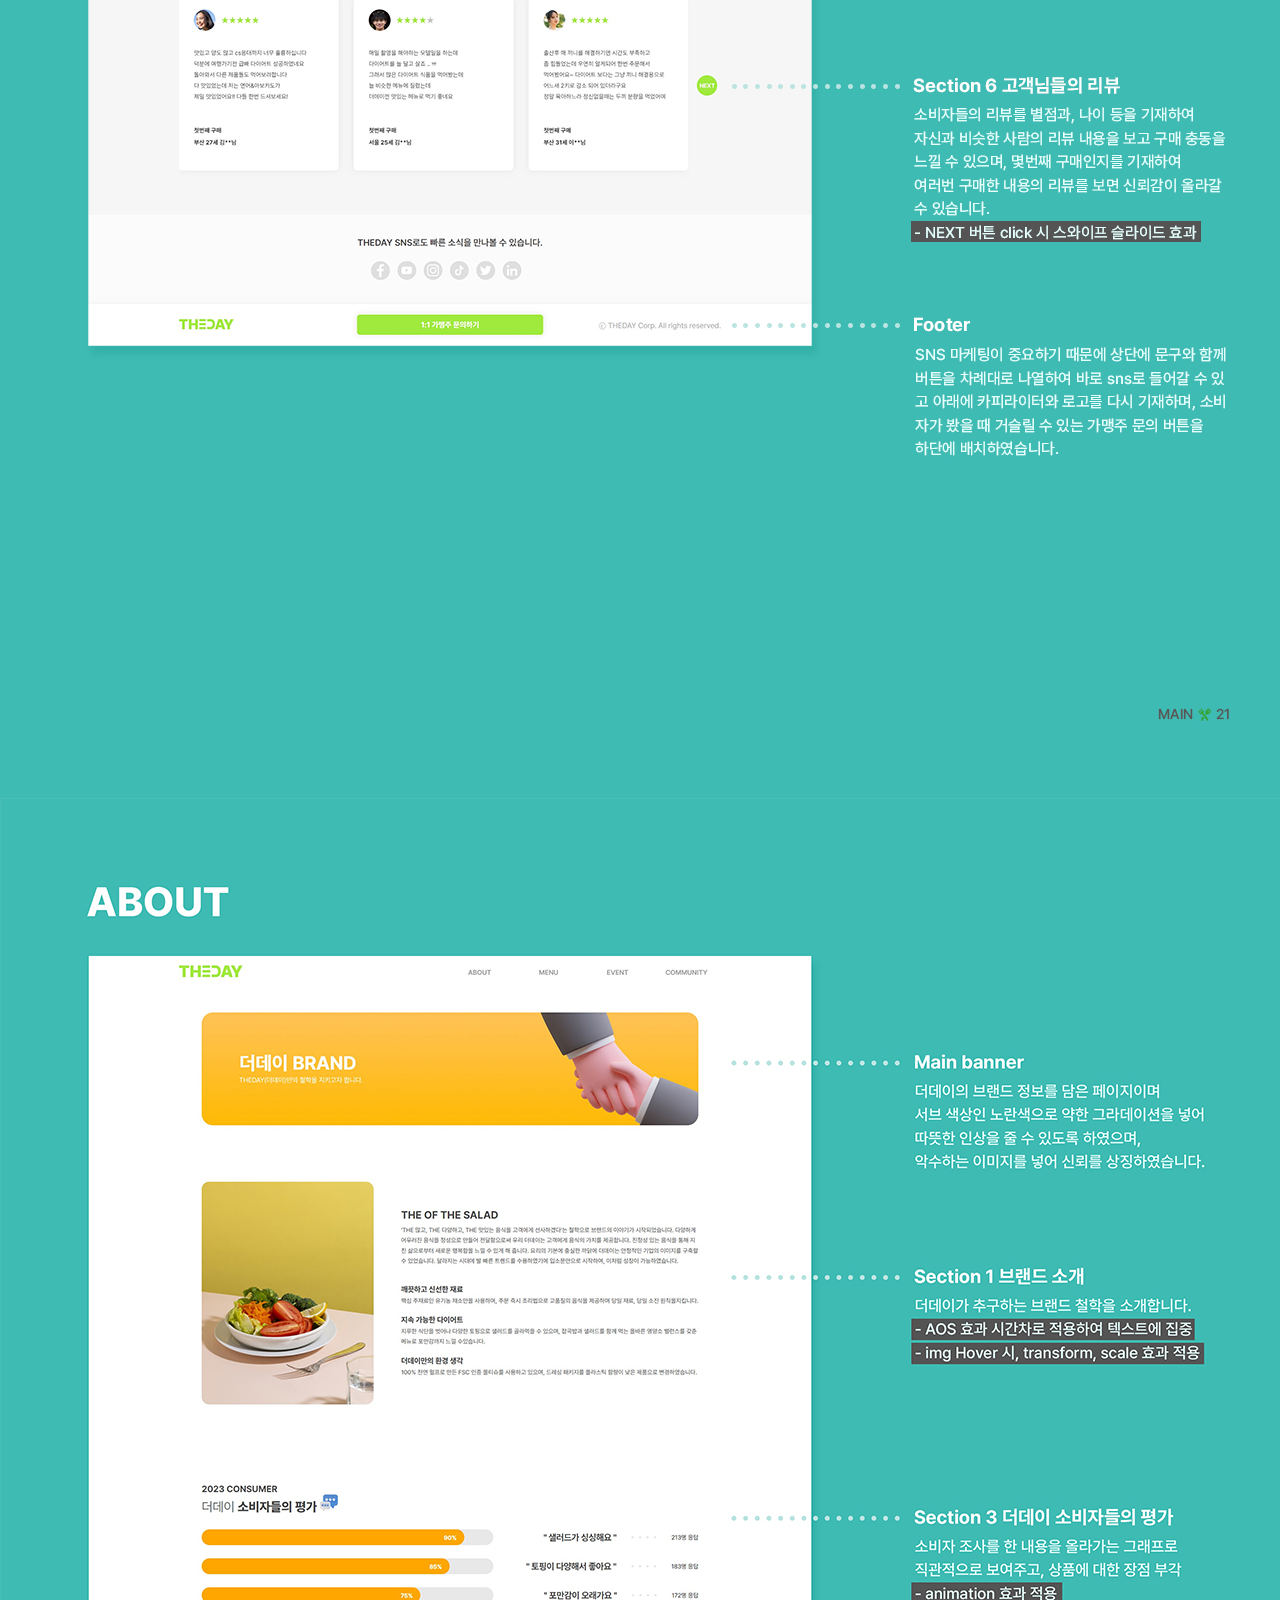
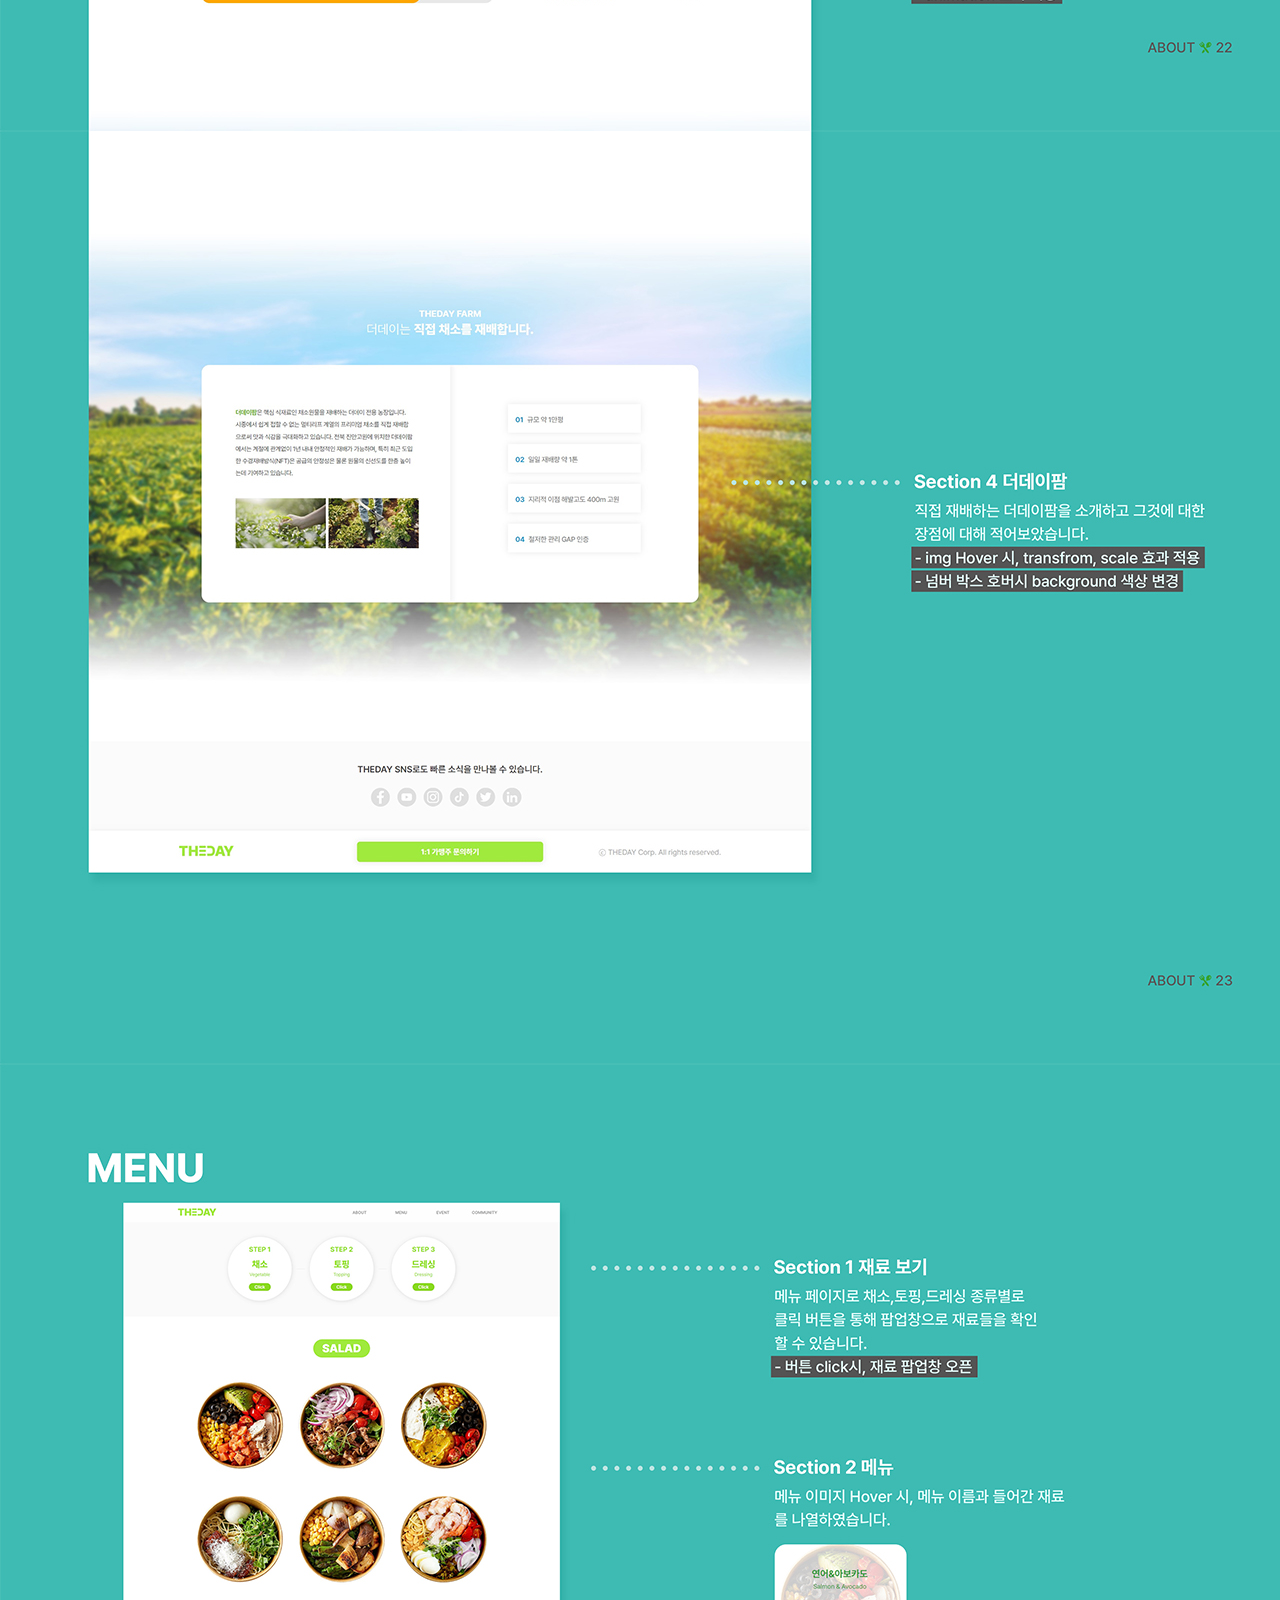
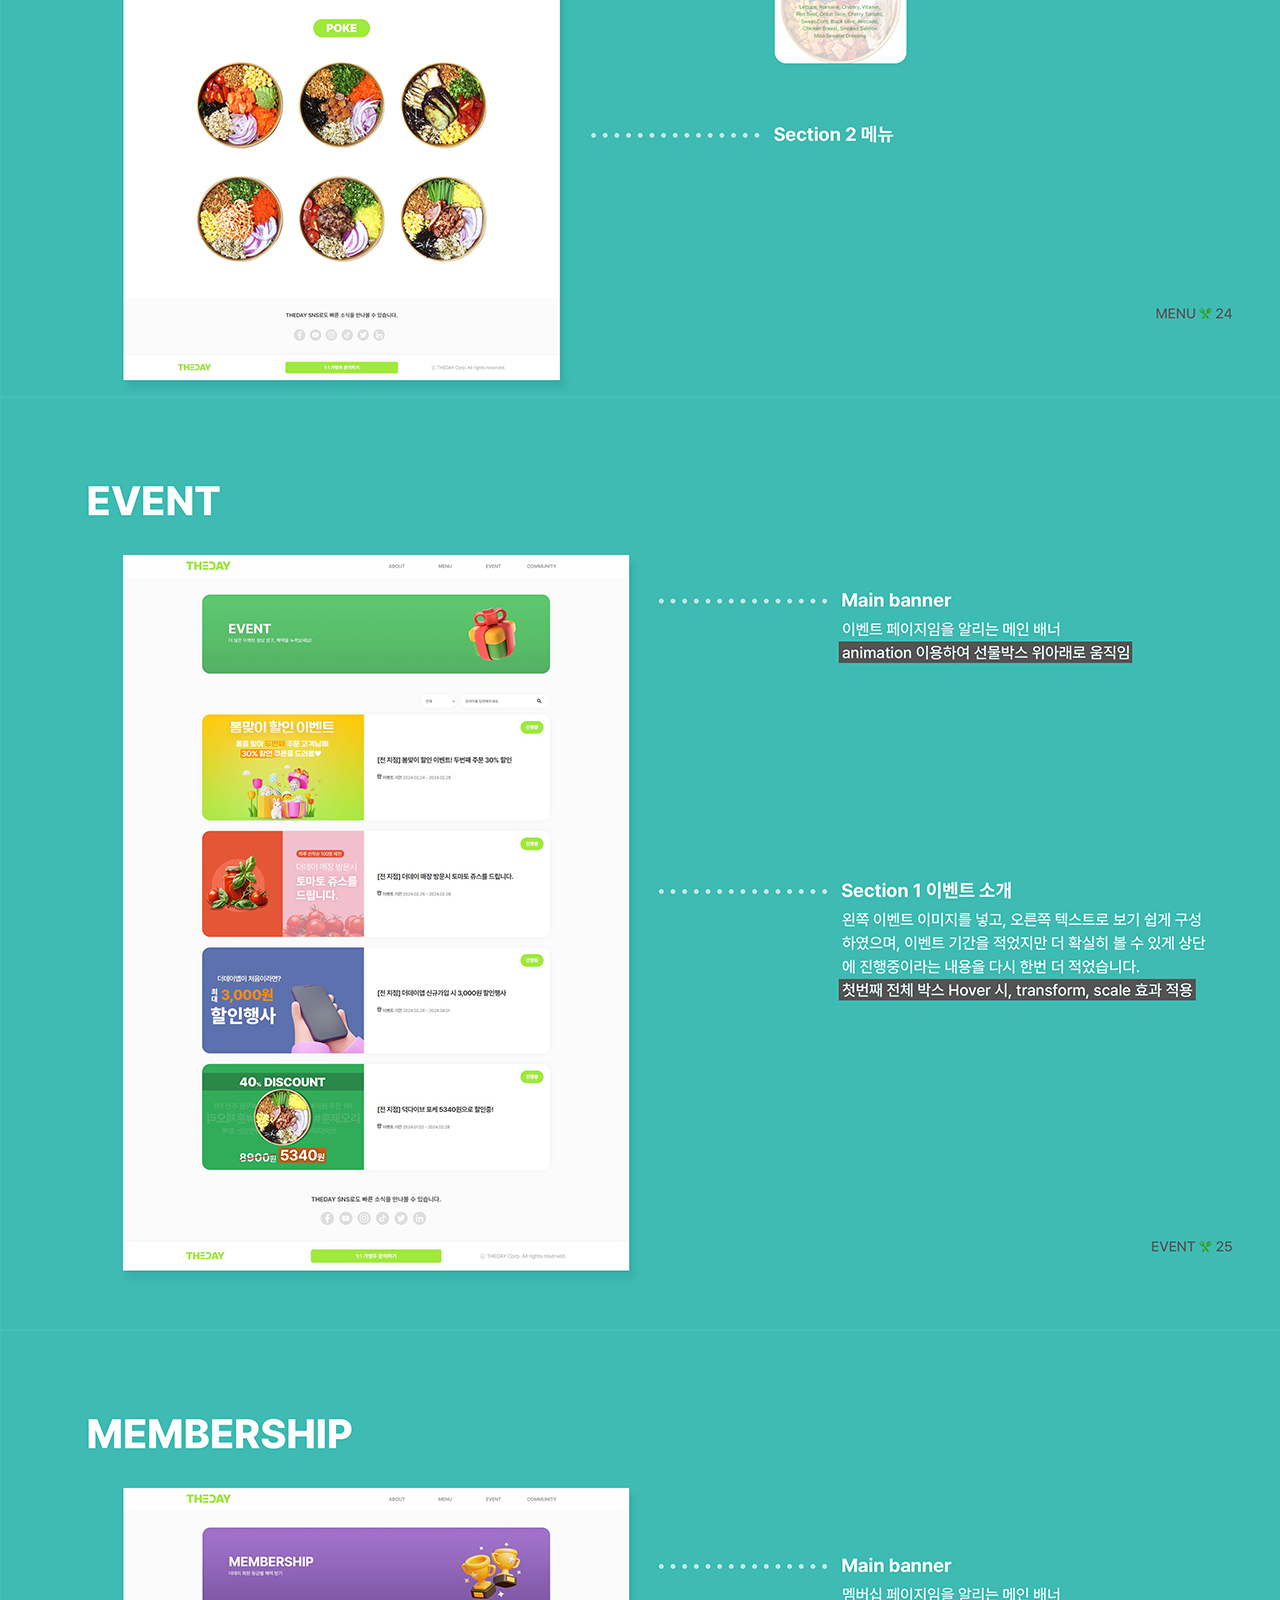
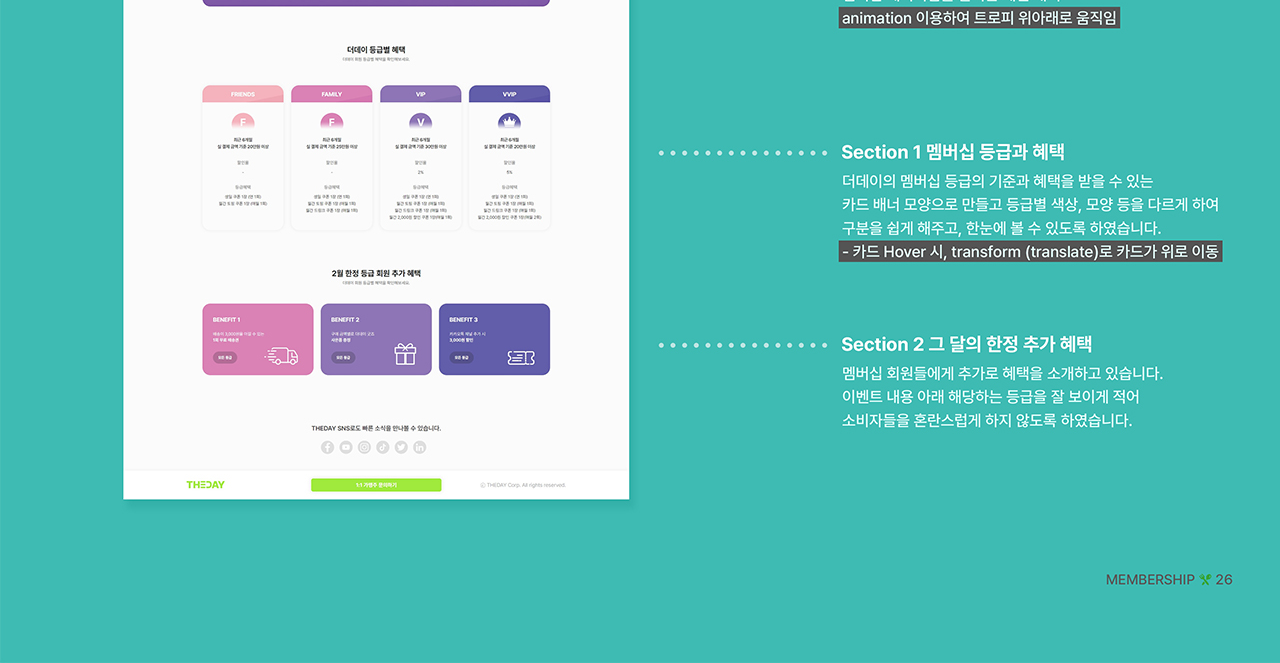
<file: guide/web.html>
<!DOCTYPE html>
<html lang="ko">
<head>
    <meta charset="UTF-8">
    <meta http-equiv="X-UA-Compatible" content="IE=edge">
    <meta name="viewport" content="width=1400">
    <title>WEB GUIDE</title>
    <link href="https://webfontworld.github.io/pretendard/Pretendard.css" rel="stylesheet">
    <link rel="stylesheet" href="./guide.css">
</head>
<body>
    <div class="brand1">
        <img src="./guide_img/16.jpg" alt="표지">
        <img src="./guide_img/17.jpg" alt="와이어프레임">
        <img src="./guide_img/18.jpg" alt="output">
        <img src="./guide_img/19.jpg" alt="메인">
        <img src="./guide_img/20.jpg" alt="메인">
        <img src="./guide_img/21.jpg" alt="메인">
        <img src="./guide_img/22.jpg" alt="어바웃">
        <img src="./guide_img/23.jpg" alt="어바웃">
        <img src="./guide_img/24.jpg" alt="메뉴">
        <img src="./guide_img/25.jpg" alt="이벤트">
        <img src="./guide_img/26.jpg" alt="멤버십">

        <!-- 버튼 -->
        <ul class="btn_1">
			<li><a href="#">TOP</a></li>
			<li><a href="../index.html">HOME</a></li>
		</ul>
    </div>
</body>
</html>
</file>
<file: guide/guide.css>
*{margin:0; padding:0;}
a{text-decoration:none;}
body{
	font-family: 'Pretendard';
    font-size: 16px;
    line-height: 26px;
    min-width: 1320px;
}

/* 배경색상 */
.brand1{
    background-color: #f0f0f0;
}

/* 이미지 크기 */
img{
    width:1320px;
    display: block;
    margin: auto;
}

/* 버튼 */
.btn_1 {
	list-style: none;
	position: fixed;
	bottom: 50px;
	right: 50px;
	text-align: center;
	z-index: 99;
}

.btn_1 li {
	margin: 10px;
}

.btn_1 li a {
	display: inline-block;
	padding: 10px 20px;
	border-radius: 50px;
	/* box-shadow: 2px 2px 5px rgba(0, 0, 0, 0.3);
	background: #47b2a8;
	color: #fff; */
	color: #47b2a8;
	background-color: #fff;
	font-weight: 800;
	box-shadow: 0 0 10px rgb(233, 233, 233);
}
</file>
